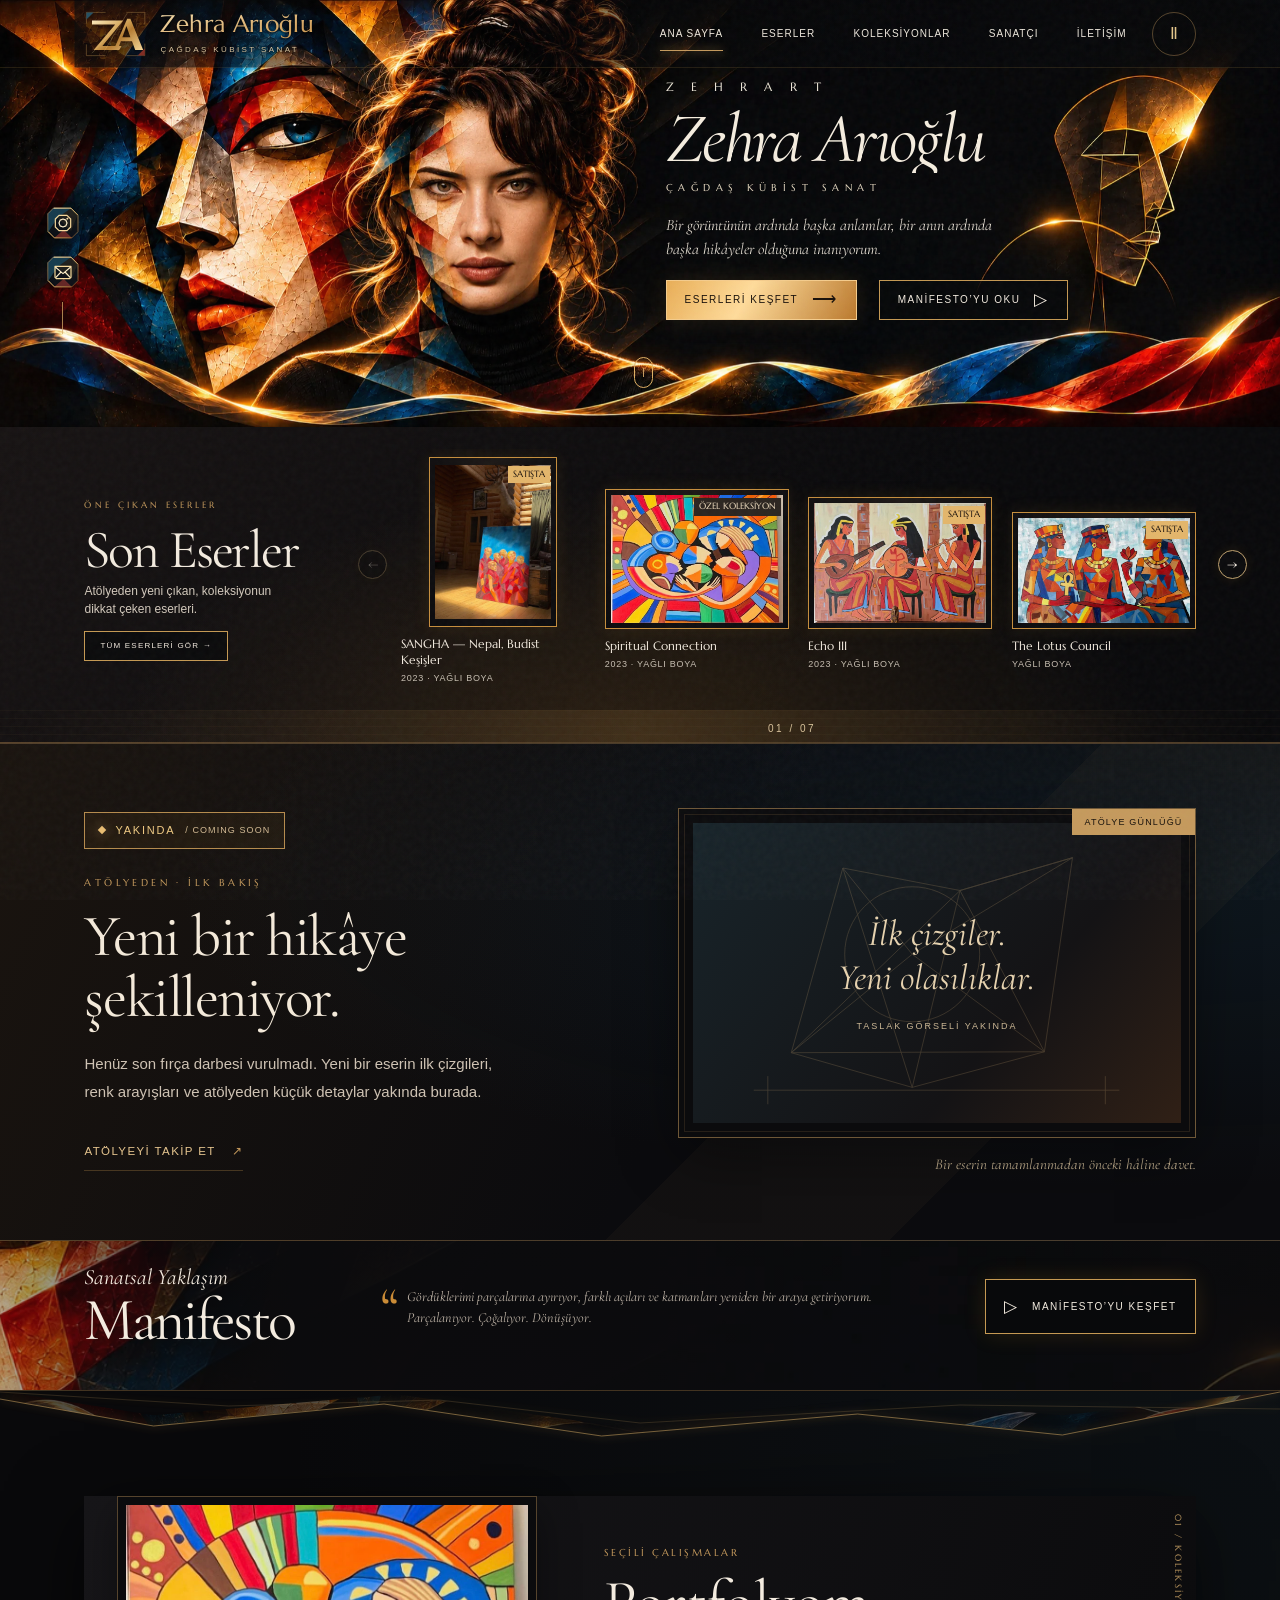
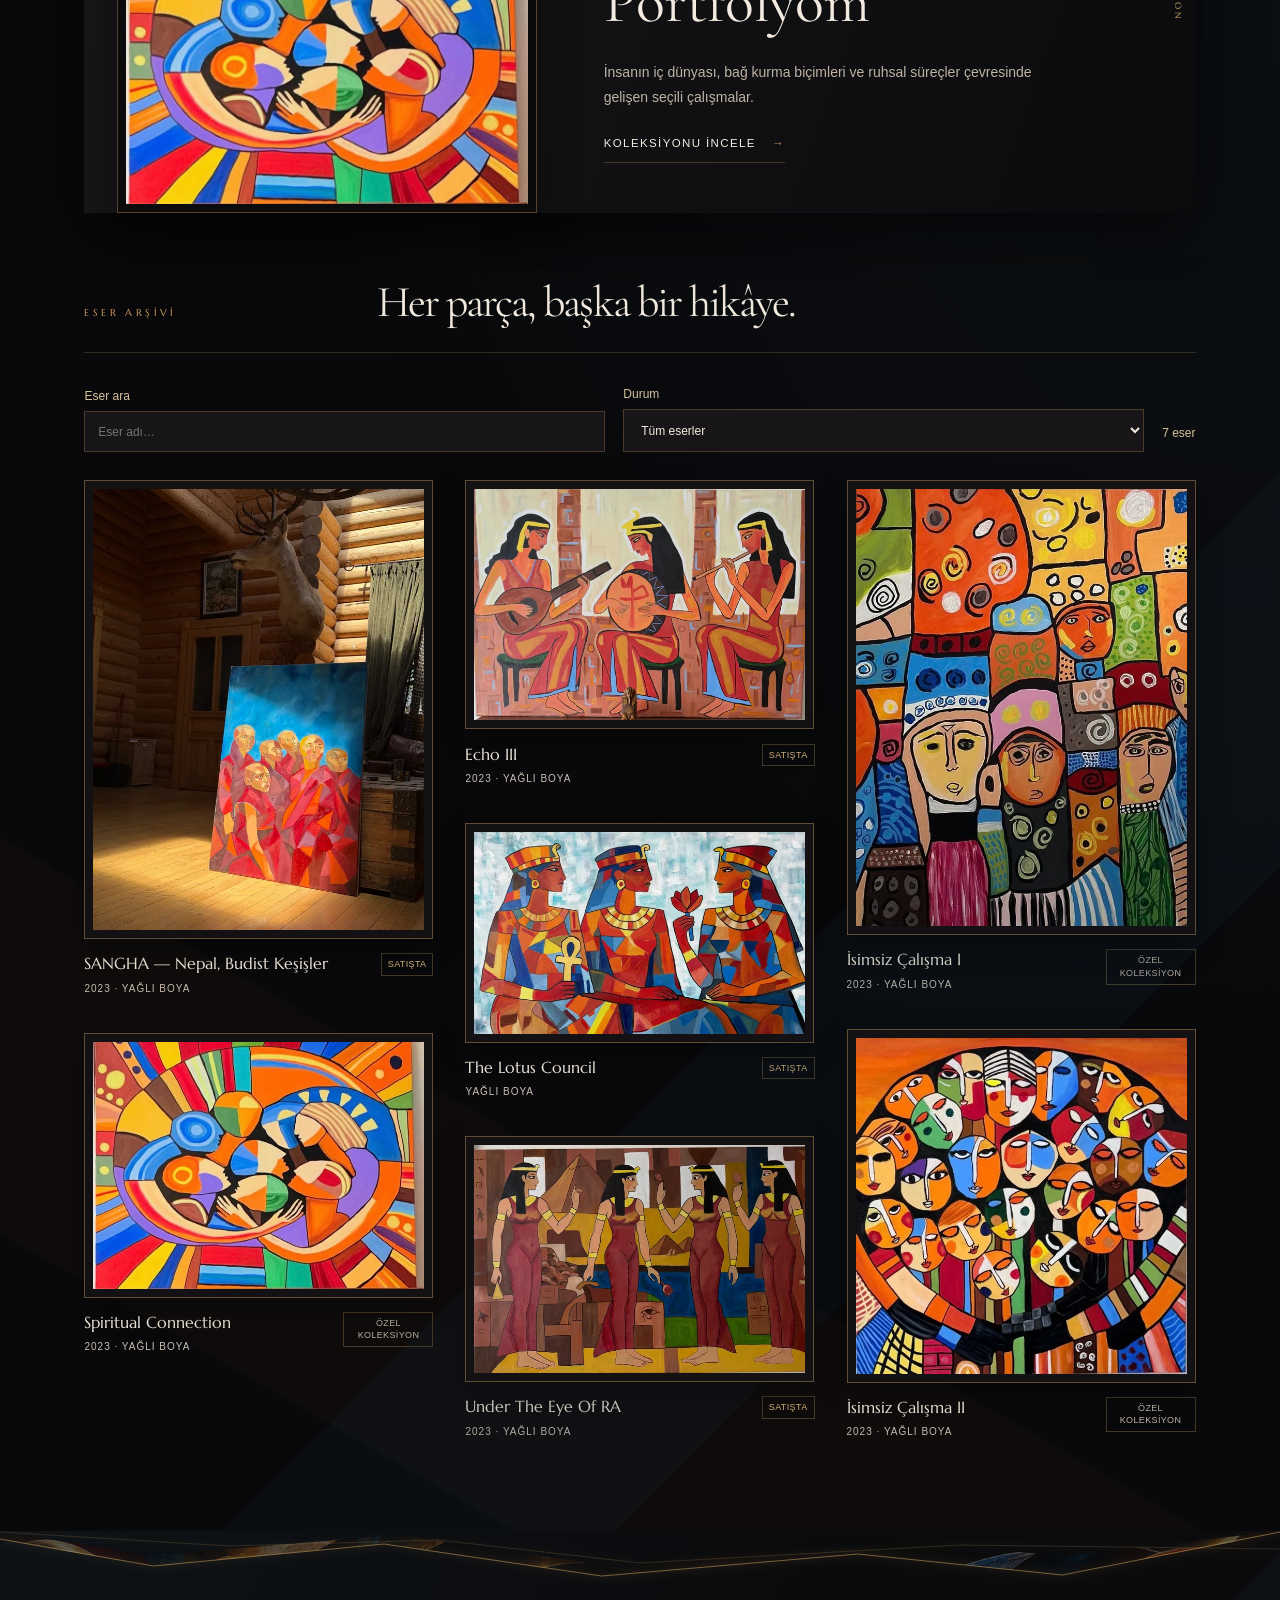
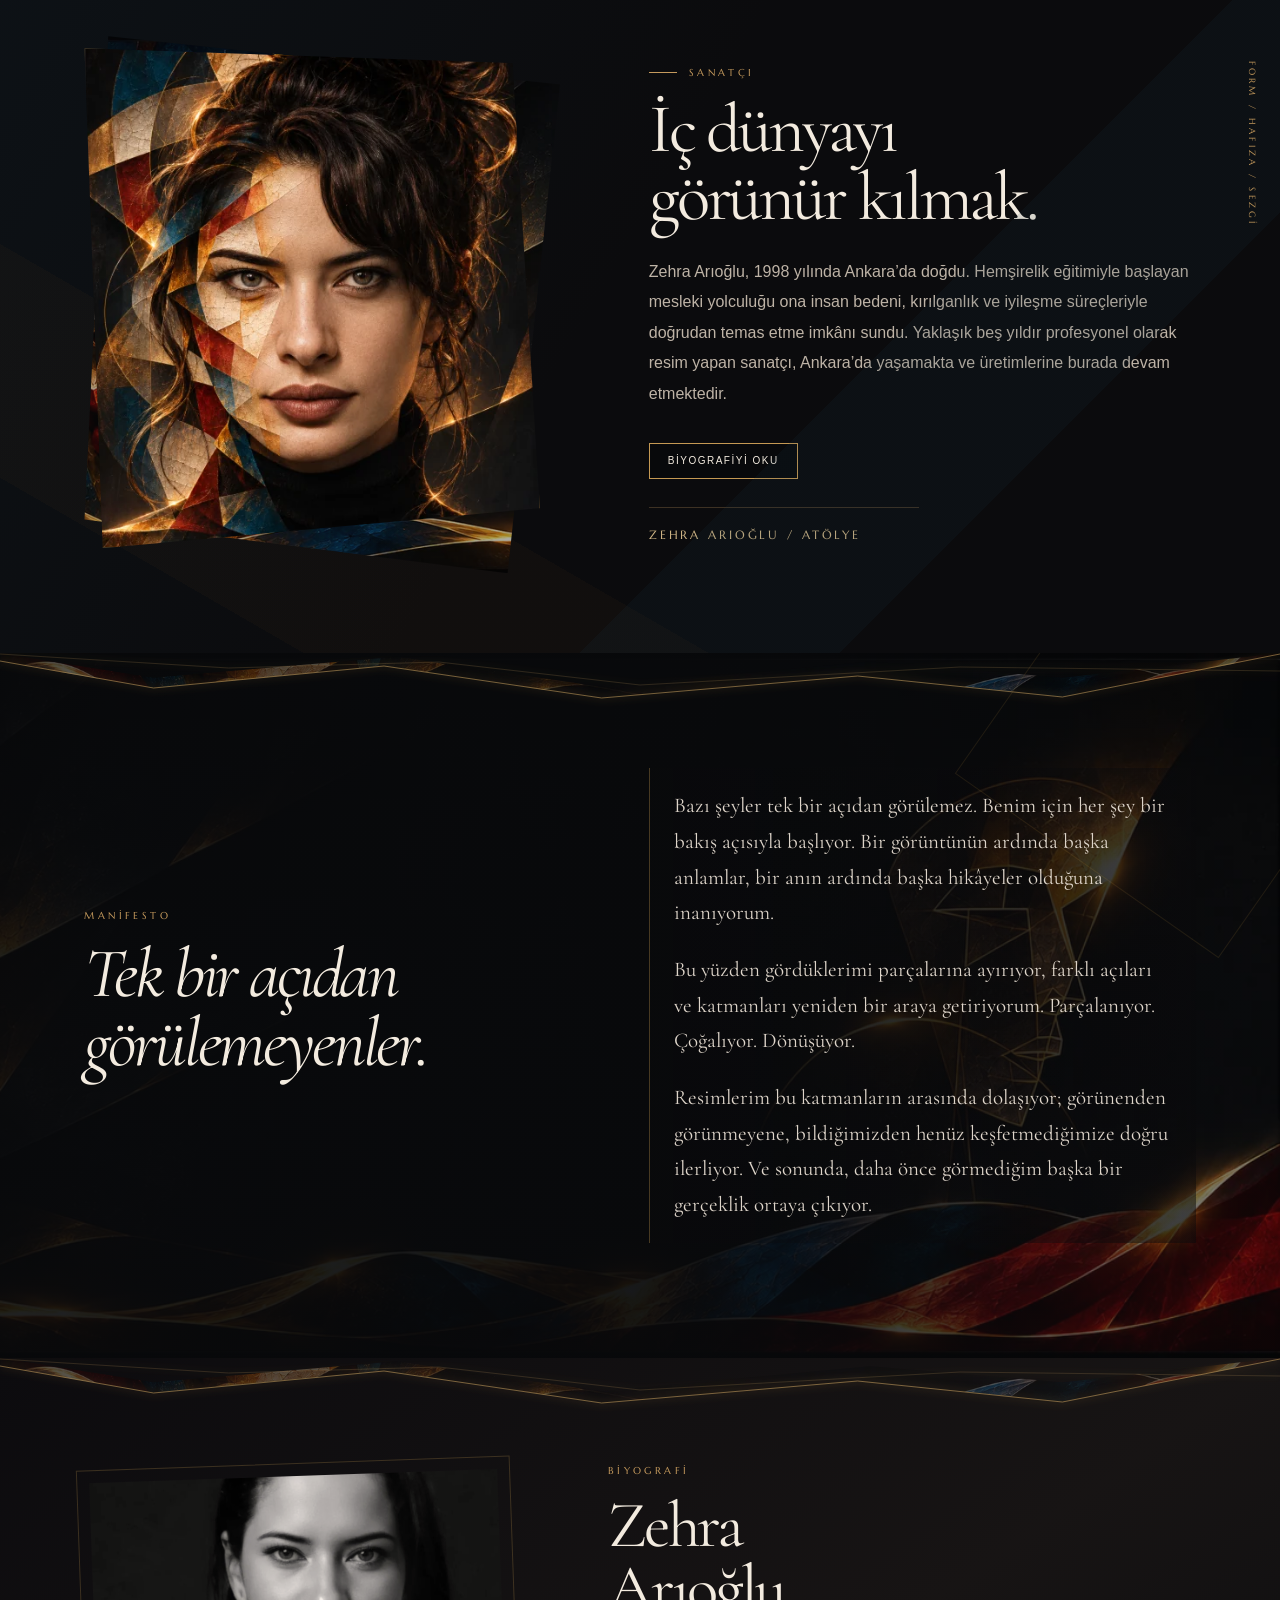
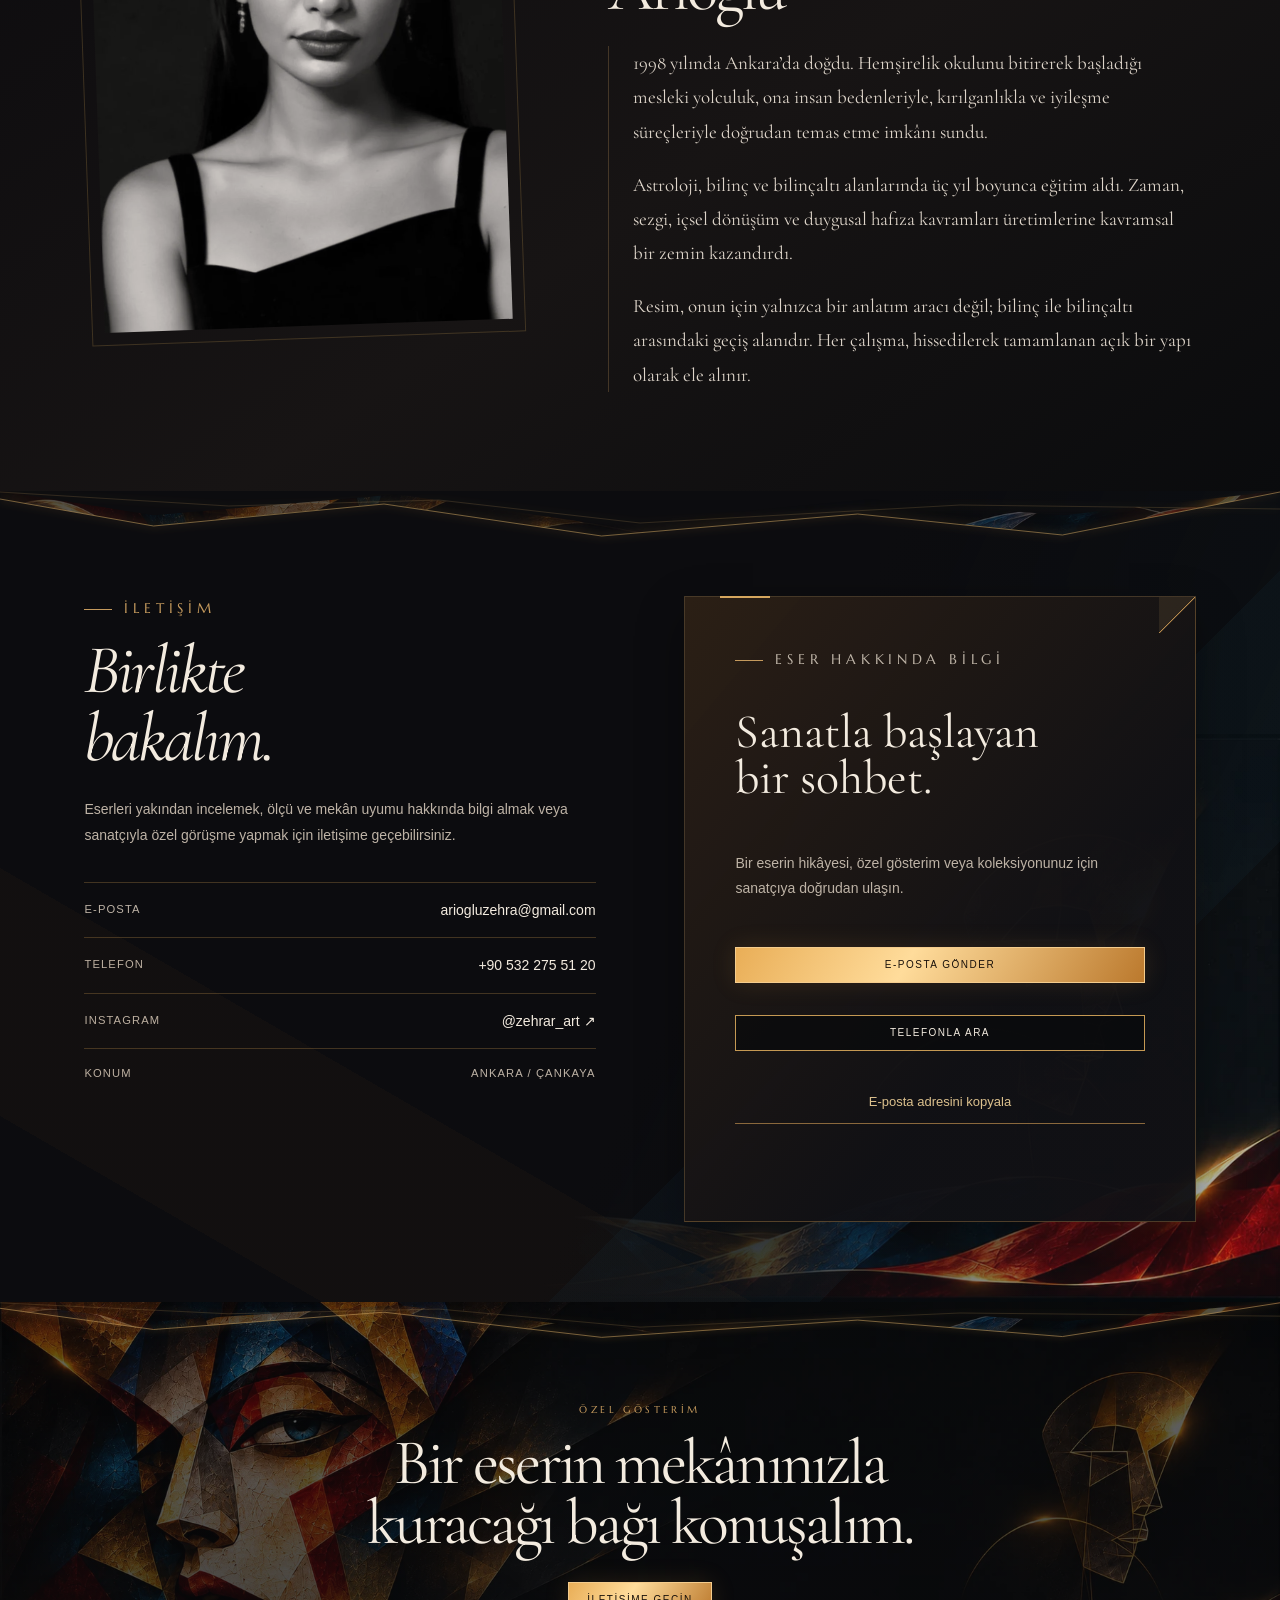
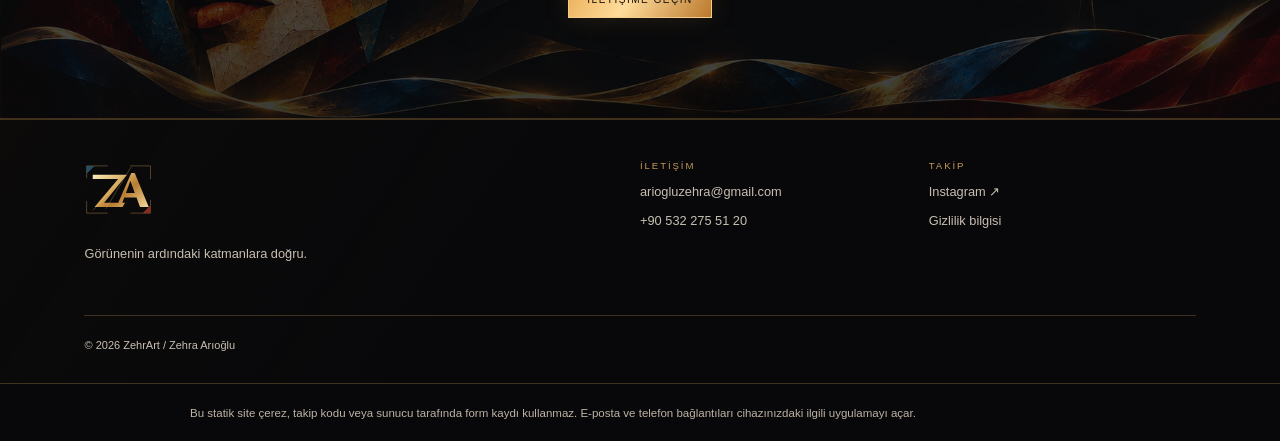
<file: index.html>
<!doctype html>
<html lang="tr" data-motion="on">
<head>
  <meta charset="utf-8">
  <meta name="viewport" content="width=device-width,initial-scale=1">
  <title>ZehrArt — Zehra Arıoğlu</title>
  <meta name="description" content="Zehra Arıoğlu’nun insanın iç dünyası, bağ kurma biçimleri ve ruhsal süreçler çevresinde gelişen çağdaş resim çalışmaları.">
  <meta name="theme-color" content="#0B0B0D">
  <meta property="og:title" content="ZehrArt — Zehra Arıoğlu">
  <meta property="og:description" content="Görünenin ardındaki katmanlara doğru.">
  <meta property="og:image" content="https://dogacandoganer.github.io/zehrart/assets/images/share.jpg">
  <link rel="stylesheet" href="assets/css/site.css">
  <link rel="preload" href="assets/fonts/cormorant.ttf" as="font" type="font/ttf" crossorigin>
  <link rel="icon" type="image/svg+xml" href="assets/images/zehrart-monogram.svg">
  <link rel="stylesheet" href="assets/css/reference-layout.css?v=5">
  <link rel="stylesheet" href="assets/css/cinematic.css?v=2">
  <link rel="stylesheet" href="assets/css/gallery-refinement.css?v=1">
  <link rel="stylesheet" href="assets/css/social-icons.css?v=2">
  <link rel="stylesheet" href="assets/css/finishing.css?v=1">
<link rel="canonical" href="https://dogacandoganer.github.io/zehrart/"><meta property="og:url" content="https://dogacandoganer.github.io/zehrart/"><meta property="og:type" content="website"><meta property="og:locale" content="tr_TR"><meta property="og:image:width" content="1200"><meta property="og:image:height" content="630"><meta name="twitter:card" content="summary_large_image"><meta name="twitter:title" content="ZehrArt — Zehra Arıoğlu"><meta name="twitter:image" content="https://dogacandoganer.github.io/zehrart/assets/images/share.jpg"><link rel="apple-touch-icon" href="assets/images/apple-touch-icon.png"><link rel="icon" sizes="32x32" type="image/png" href="assets/images/favicon-32.png"><script type="application/ld+json">{"@context":"https://schema.org","@graph":[{"@type":"Person","@id":"https://dogacandoganer.github.io/zehrart/#artist","name":"Zehra Arıoğlu","url":"https://dogacandoganer.github.io/zehrart/","sameAs":["https://www.instagram.com/zehrar_art"]},{"@type":"VisualArtwork","name":"SANGHA — Nepal, Budist Keşişler","artMedium":"Yağlı boya","image":"https://dogacandoganer.github.io/zehrart/assets/images/sangha.webp","creator":{"@id":"https://dogacandoganer.github.io/zehrart/#artist"},"dateCreated":"2023"},{"@type":"VisualArtwork","name":"Spiritual Connection","artMedium":"Yağlı boya","image":"https://dogacandoganer.github.io/zehrart/assets/images/spiritual-connection.webp","creator":{"@id":"https://dogacandoganer.github.io/zehrart/#artist"},"dateCreated":"2023"},{"@type":"VisualArtwork","name":"Echo III","artMedium":"Yağlı boya","image":"https://dogacandoganer.github.io/zehrart/assets/images/echo-iii.webp","creator":{"@id":"https://dogacandoganer.github.io/zehrart/#artist"},"dateCreated":"2023"},{"@type":"VisualArtwork","name":"The Lotus Council","artMedium":"Yağlı boya","image":"https://dogacandoganer.github.io/zehrart/assets/images/lotus-council.webp","creator":{"@id":"https://dogacandoganer.github.io/zehrart/#artist"}},{"@type":"VisualArtwork","name":"Under The Eye Of RA","artMedium":"Yağlı boya","image":"https://dogacandoganer.github.io/zehrart/assets/images/under-eye-of-ra.webp","creator":{"@id":"https://dogacandoganer.github.io/zehrart/#artist"},"dateCreated":"2023"},{"@type":"VisualArtwork","name":"İsimsiz Çalışma I","artMedium":"Yağlı boya","image":"https://dogacandoganer.github.io/zehrart/assets/images/untitled-50x70-a.webp","creator":{"@id":"https://dogacandoganer.github.io/zehrart/#artist"},"dateCreated":"2023"},{"@type":"VisualArtwork","name":"İsimsiz Çalışma II","artMedium":"Yağlı boya","image":"https://dogacandoganer.github.io/zehrart/assets/images/untitled-50x70-b.webp","creator":{"@id":"https://dogacandoganer.github.io/zehrart/#artist"},"dateCreated":"2023"}]}</script><noscript><style>.reveal{opacity:1!important;transform:none!important}</style></noscript></head>
<body>
<a class="skip-link" href="#icerik">İçeriğe geç</a>
<header class="site-header" data-header>
  <a class="brand" href="#ana-sayfa" aria-label="ZehrArt ana sayfa"><img class="brand-monogram" src="assets/images/zehrart-monogram.svg" alt="" width="64" height="58"><strong><b class="brand-name">Zehra Arıoğlu</b><small>ÇAĞDAŞ KÜBİST SANAT</small></strong></a>
  <button class="menu-toggle" type="button" aria-expanded="false" aria-controls="site-nav"><span></span><span></span><span></span><b>Menü</b></button>
  <nav id="site-nav" aria-label="Ana menü">
    <a href="#ana-sayfa" aria-current="page">Ana Sayfa</a><a href="#eserler">Eserler</a><a href="#koleksiyonlar">Koleksiyonlar</a><a href="#sanatci">Sanatçı</a><a href="#iletisim">İletişim</a>
  </nav>
  <button class="motion-toggle" type="button" data-motion-toggle aria-pressed="false">Hareketi duraklat</button>
</header>

<main id="icerik">
<section class="hero" id="ana-sayfa">
  <div class="hero-visual"><img class="hero-scene" src="assets/images/cubist-hero-natural-v4.webp" alt="Zehra Arıoğlu’nun portresi; altın, petrol mavisi ve kızıl kübist yüzlerle bütünleşen kompozisyon" fetchpriority="high" width="2172" height="724"></div>
  <div class="social-rail" aria-label="Sosyal bağlantılar"><a href="https://www.instagram.com/zehrar_art" target="_blank" rel="noopener" aria-label="Instagram"><img class="social-icon" src="assets/images/social-instagram-cubist.svg" alt="" width="48" height="48"><span class="social-label" aria-hidden="true">Instagram</span></a><a href="mailto:ariogluzehra@gmail.com" aria-label="E-posta"><img class="social-icon" src="assets/images/social-email-cubist.svg" alt="" width="48" height="48"><span class="social-label" aria-hidden="true">E-posta</span></a><i aria-hidden="true"></i></div>
  <div class="hero-copy">
    <p class="eyebrow">Z E H R A R T</p>
    <h1><span>Zehra</span><span>Arıoğlu</span></h1>
    <p class="hero-subtitle">Çağdaş Kübist Sanat</p>
    <div class="hero-axiom" aria-hidden="true"><b>01</b><span>BAKIŞ<br>AÇISI</span></div>
    <p class="hero-lead" data-cms-text="heroLead">Bir görüntünün ardında başka anlamlar, bir anın ardında başka hikâyeler olduğuna inanıyorum.</p>
    <div class="hero-actions"><a class="button gold" href="#eserler">Eserleri keşfet <span>⟶</span></a><a class="button outline" href="#manifesto-tam">Manifesto’yu oku <span>▷</span></a></div>
  </div>
  <svg class="wire-face" viewBox="0 0 220 310" aria-hidden="true"><path d="M62 15 161 34l33 68-19 99-54 83-57-44-35-103Z"/><path d="m62 15 31 65-44 53 64 19-49 88m29-160 68-46-16 82-32 36 62 49m-112-70 38 3 14-24m-6 97 39 5-26 26"/><circle cx="103" cy="121" r="4"/></svg>
  <a class="scroll-cue" href="#eserler">Kaydır <i></i></a>
</section>

<section id="eserler" class="featured section-shell">
  <div class="section-heading reveal">
    <div class="featured-intro"><p class="eyebrow">Öne çıkan eserler</p><h2>Son Eserler</h2><p>Atölyeden yeni çıkan, koleksiyonun dikkat çeken eserleri.</p><a class="button outline" href="#koleksiyon-eserleri">Tüm eserleri gör →</a><span class="section-ghost" aria-hidden="true">ESER / 07</span></div>
    <div class="gallery-controls"><button data-gallery-prev aria-label="Önceki eser">←</button><span data-gallery-count>01 / 07</span><button data-gallery-next aria-label="Sonraki eser">→</button></div>
  </div>
  <div class="art-track" data-gallery tabindex="0" aria-label="Eser galerisi">
<article class="art-card reveal" data-id="work-1" style="--art-ratio:0.75"><button class="art-frame static-art" data-art-open data-src="assets/images/sangha.webp" data-title="SANGHA — Nepal, Budist Keşişler" data-description="" data-meta="2023 · Yağlı boya · 70 × 100 cm · Satışta"><img src="assets/images/sangha-640.webp" srcset="assets/images/sangha-640.webp 640w, assets/images/sangha.webp 1200w" sizes="(max-width:620px) 88vw, (max-width:980px) 44vw, 360px" width="1200" height="1600" loading="lazy" decoding="async" alt="SANGHA — Nepal, Budist Keşişler"><span class="art-index">01</span></button><div class="art-meta"><div><h3>SANGHA — Nepal, Budist Keşişler</h3><p>2023 · Yağlı boya</p></div><span class="status status-available">Satışta</span></div></article>
<article class="art-card reveal" data-id="work-2" style="--art-ratio:1.3417721518987342"><button class="art-frame static-art" data-art-open data-src="assets/images/spiritual-connection.webp" data-title="Spiritual Connection" data-description="" data-meta="2023 · Yağlı boya · Özel Koleksiyon"><img src="assets/images/spiritual-connection-640.webp" srcset="assets/images/spiritual-connection-640.webp 640w, assets/images/spiritual-connection.webp 848w" sizes="(max-width:620px) 88vw, (max-width:980px) 44vw, 360px" width="848" height="632" loading="lazy" decoding="async" alt="Spiritual Connection"><span class="art-index">02</span></button><div class="art-meta"><div><h3>Spiritual Connection</h3><p>2023 · Yağlı boya</p></div><span class="status status-private">Özel Koleksiyon</span></div></article>
<article class="art-card reveal" data-id="work-3" style="--art-ratio:1.4311270125223614"><button class="art-frame static-art" data-art-open data-src="assets/images/echo-iii.webp" data-title="Echo III" data-description="" data-meta="2023 · Yağlı boya · Satışta"><img src="assets/images/echo-iii-640.webp" srcset="assets/images/echo-iii-640.webp 640w, assets/images/echo-iii.webp 1600w" sizes="(max-width:620px) 88vw, (max-width:980px) 44vw, 360px" width="1600" height="1118" loading="lazy" decoding="async" alt="Echo III"><span class="art-index">03</span></button><div class="art-meta"><div><h3>Echo III</h3><p>2023 · Yağlı boya</p></div><span class="status status-available">Satışta</span></div></article>
<article class="art-card reveal" data-id="work-4" style="--art-ratio:1.6427104722792607"><button class="art-frame static-art" data-art-open data-src="assets/images/lotus-council.webp" data-title="The Lotus Council" data-description="" data-meta="Yağlı boya · 60 × 100 cm · Satışta"><img src="assets/images/lotus-council-640.webp" srcset="assets/images/lotus-council-640.webp 640w, assets/images/lotus-council.webp 1600w" sizes="(max-width:620px) 88vw, (max-width:980px) 44vw, 360px" width="1600" height="974" loading="lazy" decoding="async" alt="The Lotus Council"><span class="art-index">04</span></button><div class="art-meta"><div><h3>The Lotus Council</h3><p>Yağlı boya</p></div><span class="status status-available">Satışta</span></div></article>
<article class="art-card reveal" data-id="work-5" style="--art-ratio:1.4558689717925386"><button class="art-frame static-art" data-art-open data-src="assets/images/under-eye-of-ra.webp" data-title="Under The Eye Of RA" data-description="" data-meta="2023 · Yağlı boya · 70 × 100 cm · Satışta"><img src="assets/images/under-eye-of-ra-640.webp" srcset="assets/images/under-eye-of-ra-640.webp 640w, assets/images/under-eye-of-ra.webp 1600w" sizes="(max-width:620px) 88vw, (max-width:980px) 44vw, 360px" width="1600" height="1099" loading="lazy" decoding="async" alt="Under The Eye Of RA"><span class="art-index">05</span></button><div class="art-meta"><div><h3>Under The Eye Of RA</h3><p>2023 · Yağlı boya</p></div><span class="status status-available">Satışta</span></div></article>
<article class="art-card reveal" data-id="work-6" style="--art-ratio:0.7569644572526417"><button class="art-frame static-art" data-art-open data-src="assets/images/untitled-50x70-a.webp" data-title="İsimsiz Çalışma I" data-description="" data-meta="2023 · Yağlı boya · 50 × 70 cm · Özel Koleksiyon"><img src="assets/images/untitled-50x70-a-640.webp" srcset="assets/images/untitled-50x70-a-640.webp 640w, assets/images/untitled-50x70-a.webp 788w" sizes="(max-width:620px) 88vw, (max-width:980px) 44vw, 360px" width="788" height="1041" loading="lazy" decoding="async" alt="İsimsiz Çalışma I"><span class="art-index">06</span></button><div class="art-meta"><div><h3>İsimsiz Çalışma I</h3><p>2023 · Yağlı boya</p></div><span class="status status-private">Özel Koleksiyon</span></div></article>
<article class="art-card reveal" data-id="work-7" style="--art-ratio:0.9859514687100894"><button class="art-frame static-art" data-art-open data-src="assets/images/untitled-50x70-b.webp" data-title="İsimsiz Çalışma II" data-description="" data-meta="2023 · Yağlı boya · 50 × 70 cm · Özel Koleksiyon"><img src="assets/images/untitled-50x70-b-640.webp" srcset="assets/images/untitled-50x70-b-640.webp 640w, assets/images/untitled-50x70-b.webp 772w" sizes="(max-width:620px) 88vw, (max-width:980px) 44vw, 360px" width="772" height="783" loading="lazy" decoding="async" alt="İsimsiz Çalışma II"><span class="art-index">07</span></button><div class="art-meta"><div><h3>İsimsiz Çalışma II</h3><p>2023 · Yağlı boya</p></div><span class="status status-private">Özel Koleksiyon</span></div></article>
</div>
</section>

<section class="upcoming section-shell" id="yakinda" aria-labelledby="upcoming-title">
  <div class="upcoming-copy reveal">
    <p class="upcoming-badge"><span aria-hidden="true"></span> YAKINDA <span class="upcoming-english">/ COMING SOON</span></p>
    <p class="eyebrow upcoming-eyebrow">Atölyeden · İlk bakış</p>
    <h2 id="upcoming-title">Yeni bir hikâye şekilleniyor.</h2>
    <p class="upcoming-note">Henüz son fırça darbesi vurulmadı. Yeni bir eserin ilk çizgileri, renk arayışları ve atölyeden küçük detaylar yakında burada.</p>
    <a class="text-link upcoming-link" href="https://www.instagram.com/zehrar_art" target="_blank" rel="noopener">Atölyeyi takip et <span aria-hidden="true">↗</span></a>
  </div>
  <figure class="upcoming-preview reveal">
    <div class="upcoming-mat">
      <img class="upcoming-image" alt="Yeni eserden taslak" loading="lazy" hidden>
      <div class="upcoming-placeholder"><svg viewBox="0 0 440 320" aria-hidden="true" fill="none"><path d="M65 245 120 48 245 72 365 37 335 244 194 282Z"/><path d="m120 48 74 234 51-210 90 172L65 245 245 72 365 37M65 245 194 140 335 244M120 48l74 92 171-103"/><circle cx="194" cy="140" r="72"/><path d="M25 285h390M40 300v-30m360 30v-30"/></svg><span>İlk çizgiler.<br>Yeni olasılıklar.</span><small>TASLAK GÖRSELİ YAKINDA</small></div>
      <span class="upcoming-stamp">ATÖLYE GÜNLÜĞÜ</span>
    </div>
    <figcaption class="upcoming-caption">Bir eserin tamamlanmadan önceki hâline davet.</figcaption>
  </figure>
</section>

<section class="manifesto-home" id="manifesto">
  <div class="manifesto-mark reveal" aria-hidden="true">M</div>
  <div class="manifesto-ribbon" aria-hidden="true">PARÇA&nbsp;&nbsp;·&nbsp;&nbsp;AÇI&nbsp;&nbsp;·&nbsp;&nbsp;HAFIZA&nbsp;&nbsp;·&nbsp;&nbsp;DÖNÜŞÜM</div>
  <div class="manifesto-copy reveal"><div class="manifesto-title"><p>Sanatsal Yaklaşım</p><h2>Manifesto</h2></div><p class="manifesto-excerpt" data-cms-text="manifesto">Gördüklerimi parçalarına ayırıyor, farklı açıları ve katmanları yeniden bir araya getiriyorum. Parçalanıyor. Çoğalıyor. Dönüşüyor.</p><a class="button outline" href="#manifesto-tam"><span>▷</span> Manifesto’yu keşfet</a></div>
</section>

<section class="collection-preview section-shell" id="koleksiyonlar">
  <div class="collection-panel reveal"><img src="assets/images/spiritual-connection.webp" alt="Portfolyom koleksiyonundan Spiritual Connection" loading="lazy" width="848" height="632"><span><small>Seçili çalışmalar</small><strong>Portfolyom</strong><p>İnsanın iç dünyası, bağ kurma biçimleri ve ruhsal süreçler çevresinde gelişen seçili çalışmalar.</p><a class="text-link" href="#koleksiyon-eserleri">Koleksiyonu incele <span>→</span></a></span></div>
  <div class="portfolio-heading" id="koleksiyon-eserleri"><p class="eyebrow">Eser arşivi</p><h2>Her parça, başka bir hikâye.</h2></div>
  <div class="portfolio-grid" data-portfolio aria-label="Tüm eserler"><article class="art-card reveal" data-id="work-1" style="--art-ratio:0.75"><button class="art-frame static-art" data-art-open data-src="assets/images/sangha.webp" data-title="SANGHA — Nepal, Budist Keşişler" data-description="" data-meta="2023 · Yağlı boya · 70 × 100 cm · Satışta"><img src="assets/images/sangha-640.webp" srcset="assets/images/sangha-640.webp 640w, assets/images/sangha.webp 1200w" sizes="(max-width:620px) 88vw, (max-width:980px) 44vw, 360px" width="1200" height="1600" loading="lazy" decoding="async" alt="SANGHA — Nepal, Budist Keşişler"><span class="art-index">01</span></button><div class="art-meta"><div><h3>SANGHA — Nepal, Budist Keşişler</h3><p>2023 · Yağlı boya</p></div><span class="status status-available">Satışta</span></div></article>
<article class="art-card reveal" data-id="work-2" style="--art-ratio:1.3417721518987342"><button class="art-frame static-art" data-art-open data-src="assets/images/spiritual-connection.webp" data-title="Spiritual Connection" data-description="" data-meta="2023 · Yağlı boya · Özel Koleksiyon"><img src="assets/images/spiritual-connection-640.webp" srcset="assets/images/spiritual-connection-640.webp 640w, assets/images/spiritual-connection.webp 848w" sizes="(max-width:620px) 88vw, (max-width:980px) 44vw, 360px" width="848" height="632" loading="lazy" decoding="async" alt="Spiritual Connection"><span class="art-index">02</span></button><div class="art-meta"><div><h3>Spiritual Connection</h3><p>2023 · Yağlı boya</p></div><span class="status status-private">Özel Koleksiyon</span></div></article>
<article class="art-card reveal" data-id="work-3" style="--art-ratio:1.4311270125223614"><button class="art-frame static-art" data-art-open data-src="assets/images/echo-iii.webp" data-title="Echo III" data-description="" data-meta="2023 · Yağlı boya · Satışta"><img src="assets/images/echo-iii-640.webp" srcset="assets/images/echo-iii-640.webp 640w, assets/images/echo-iii.webp 1600w" sizes="(max-width:620px) 88vw, (max-width:980px) 44vw, 360px" width="1600" height="1118" loading="lazy" decoding="async" alt="Echo III"><span class="art-index">03</span></button><div class="art-meta"><div><h3>Echo III</h3><p>2023 · Yağlı boya</p></div><span class="status status-available">Satışta</span></div></article>
<article class="art-card reveal" data-id="work-4" style="--art-ratio:1.6427104722792607"><button class="art-frame static-art" data-art-open data-src="assets/images/lotus-council.webp" data-title="The Lotus Council" data-description="" data-meta="Yağlı boya · 60 × 100 cm · Satışta"><img src="assets/images/lotus-council-640.webp" srcset="assets/images/lotus-council-640.webp 640w, assets/images/lotus-council.webp 1600w" sizes="(max-width:620px) 88vw, (max-width:980px) 44vw, 360px" width="1600" height="974" loading="lazy" decoding="async" alt="The Lotus Council"><span class="art-index">04</span></button><div class="art-meta"><div><h3>The Lotus Council</h3><p>Yağlı boya</p></div><span class="status status-available">Satışta</span></div></article>
<article class="art-card reveal" data-id="work-5" style="--art-ratio:1.4558689717925386"><button class="art-frame static-art" data-art-open data-src="assets/images/under-eye-of-ra.webp" data-title="Under The Eye Of RA" data-description="" data-meta="2023 · Yağlı boya · 70 × 100 cm · Satışta"><img src="assets/images/under-eye-of-ra-640.webp" srcset="assets/images/under-eye-of-ra-640.webp 640w, assets/images/under-eye-of-ra.webp 1600w" sizes="(max-width:620px) 88vw, (max-width:980px) 44vw, 360px" width="1600" height="1099" loading="lazy" decoding="async" alt="Under The Eye Of RA"><span class="art-index">05</span></button><div class="art-meta"><div><h3>Under The Eye Of RA</h3><p>2023 · Yağlı boya</p></div><span class="status status-available">Satışta</span></div></article>
<article class="art-card reveal" data-id="work-6" style="--art-ratio:0.7569644572526417"><button class="art-frame static-art" data-art-open data-src="assets/images/untitled-50x70-a.webp" data-title="İsimsiz Çalışma I" data-description="" data-meta="2023 · Yağlı boya · 50 × 70 cm · Özel Koleksiyon"><img src="assets/images/untitled-50x70-a-640.webp" srcset="assets/images/untitled-50x70-a-640.webp 640w, assets/images/untitled-50x70-a.webp 788w" sizes="(max-width:620px) 88vw, (max-width:980px) 44vw, 360px" width="788" height="1041" loading="lazy" decoding="async" alt="İsimsiz Çalışma I"><span class="art-index">06</span></button><div class="art-meta"><div><h3>İsimsiz Çalışma I</h3><p>2023 · Yağlı boya</p></div><span class="status status-private">Özel Koleksiyon</span></div></article>
<article class="art-card reveal" data-id="work-7" style="--art-ratio:0.9859514687100894"><button class="art-frame static-art" data-art-open data-src="assets/images/untitled-50x70-b.webp" data-title="İsimsiz Çalışma II" data-description="" data-meta="2023 · Yağlı boya · 50 × 70 cm · Özel Koleksiyon"><img src="assets/images/untitled-50x70-b-640.webp" srcset="assets/images/untitled-50x70-b-640.webp 640w, assets/images/untitled-50x70-b.webp 772w" sizes="(max-width:620px) 88vw, (max-width:980px) 44vw, 360px" width="772" height="783" loading="lazy" decoding="async" alt="İsimsiz Çalışma II"><span class="art-index">07</span></button><div class="art-meta"><div><h3>İsimsiz Çalışma II</h3><p>2023 · Yağlı boya</p></div><span class="status status-private">Özel Koleksiyon</span></div></article></div>
</section>

<section class="artist-intro section-shell" id="sanatci">
  <div class="artist-photo reveal"><img src="assets/images/artist-approved.webp" alt="Zehra Arıoğlu’nun kübist portresi" loading="lazy" width="522" height="654"></div>
  <div class="artist-copy reveal"><p class="eyebrow">Sanatçı</p><h2>İç dünyayı<br>görünür kılmak.</h2><p data-cms-text="biography">Zehra Arıoğlu, 1998 yılında Ankara’da doğdu. Hemşirelik eğitimiyle başlayan mesleki yolculuğu ona insan bedeni, kırılganlık ve iyileşme süreçleriyle doğrudan temas etme imkânı sundu. Yaklaşık beş yıldır profesyonel olarak resim yapan sanatçı, Ankara’da yaşamakta ve üretimlerine burada devam etmektedir.</p><a class="button outline" href="#biyografi">Biyografiyi oku</a></div>
</section>

<section class="manifesto-full section-shell" id="manifesto-tam">
  <div><p class="eyebrow">Manifesto</p><h2>Tek bir açıdan<br>görülemeyenler.</h2></div>
  <div class="rich-text"><p>Bazı şeyler tek bir açıdan görülemez. Benim için her şey bir bakış açısıyla başlıyor. Bir görüntünün ardında başka anlamlar, bir anın ardında başka hikâyeler olduğuna inanıyorum.</p><p>Bu yüzden gördüklerimi parçalarına ayırıyor, farklı açıları ve katmanları yeniden bir araya getiriyorum. Parçalanıyor. Çoğalıyor. Dönüşüyor.</p><p>Resimlerim bu katmanların arasında dolaşıyor; görünenden görünmeyene, bildiğimizden henüz keşfetmediğimize doğru ilerliyor. Ve sonunda, daha önce görmediğim başka bir gerçeklik ortaya çıkıyor.</p></div>
</section>

<section class="artist-page section-shell" id="biyografi">
  <div class="artist-page-image reveal"><img src="assets/images/artist-candidate-a.webp" alt="Zehra Arıoğlu portresi" width="900" height="1599" loading="lazy" decoding="async"></div>
  <div class="artist-page-copy reveal"><p class="eyebrow">Biyografi</p><h2>Zehra<br>Arıoğlu</h2><div class="rich-text"><p>1998 yılında Ankara’da doğdu. Hemşirelik okulunu bitirerek başladığı mesleki yolculuk, ona insan bedenleriyle, kırılganlıkla ve iyileşme süreçleriyle doğrudan temas etme imkânı sundu.</p><p>Astroloji, bilinç ve bilinçaltı alanlarında üç yıl boyunca eğitim aldı. Zaman, sezgi, içsel dönüşüm ve duygusal hafıza kavramları üretimlerine kavramsal bir zemin kazandırdı.</p><p>Resim, onun için yalnızca bir anlatım aracı değil; bilinç ile bilinçaltı arasındaki geçiş alanıdır. Her çalışma, hissedilerek tamamlanan açık bir yapı olarak ele alınır.</p></div></div>
</section>

<section class="contact-page section-shell" id="iletisim">
  <div><p class="eyebrow">İletişim</p><h2>Birlikte<br>bakalım.</h2><p>Eserleri yakından incelemek, ölçü ve mekân uyumu hakkında bilgi almak veya sanatçıyla özel görüşme yapmak için iletişime geçebilirsiniz.</p>
    <ul class="contact-list"><li><span>E-posta</span><a data-cms-email href="mailto:ariogluzehra@gmail.com">ariogluzehra@gmail.com</a></li><li><span>Telefon</span><a data-cms-phone href="tel:+905322755120">+90 532 275 51 20</a></li><li><span>Instagram</span><a data-cms-instagram href="https://www.instagram.com/zehrar_art" target="_blank" rel="noopener">@zehrar_art ↗</a></li><li><span>Konum</span><span data-cms-text="location">Ankara / Çankaya</span></li></ul>
  </div>
  <div class="contact-form static-contact">
    <p class="eyebrow">Eser hakkında bilgi</p><h3>Sanatla başlayan<br>bir sohbet.</h3><p>Bir eserin hikâyesi, özel gösterim veya koleksiyonunuz için sanatçıya doğrudan ulaşın.</p><a class="button gold" href="mailto:ariogluzehra@gmail.com?subject=ZehrArt%20eser%20bilgi%20talebi&body=Merhaba%20Zehra%20Hanım%2C%0A%0ABir%20eseriniz%20hakkında%20bilgi%20almak%20istiyorum.%0A">E-posta gönder</a><a class="button outline" href="tel:+905322755120">Telefonla ara</a>
  </div>
</section>

<section class="inquiry-band"><p class="eyebrow">Özel gösterim</p><h2>Bir eserin mekânınızla<br>kuracağı bağı konuşalım.</h2><a class="button gold" href="mailto:ariogluzehra@gmail.com?subject=Özel%20gösterim%20talebi">İletişime geçin</a></section>
</main>

<footer class="site-footer"><div><a class="footer-mark" href="#ana-sayfa">ZA</a><p>Görünenin ardındaki katmanlara doğru.</p></div><div><span>İletişim</span><a href="mailto:ariogluzehra@gmail.com">ariogluzehra@gmail.com</a><a href="tel:+905322755120">+90 532 275 51 20</a></div><div><span>Takip</span><a href="https://www.instagram.com/zehrar_art" target="_blank" rel="noopener">Instagram ↗</a><a href="#gizlilik">Gizlilik bilgisi</a></div><p class="copyright">© <span data-year></span> ZehrArt / Zehra Arıoğlu</p></footer>

<section id="gizlilik" class="static-privacy" aria-label="Gizlilik bilgisi"><p>Bu statik site çerez, takip kodu veya sunucu tarafında form kaydı kullanmaz. E-posta ve telefon bağlantıları cihazınızdaki ilgili uygulamayı açar.</p></section>

<dialog class="lightbox static-lightbox" data-lightbox aria-label="Eseri yakından inceleyin">
  <button data-lightbox-close aria-label="Kapat">×</button><img alt=""><div><span class="eyebrow">Yakından bakış</span><h3></h3><p></p><a class="button gold" href="mailto:ariogluzehra@gmail.com?subject=ZehrArt%20eser%20bilgi%20talebi">Bilgi alın</a><div class="lightbox-navigation"><button type="button" data-art-prev aria-label="Önceki eseri incele">←</button><span data-art-position></span><button type="button" data-art-next aria-label="Sonraki eseri incele">→</button></div><small>Yön tuşlarıyla keşfedin · Esc ile kapatın</small></div>
</dialog>
<script src="assets/js/site.js"></script>
<script src="assets/js/cinematic.js"></script>
<script src="assets/js/finishing.js"></script>
</body>
</html>
</file>
<file: assets/css/site.css>
:root{--ink:#0b0b0d;--surface:#171517;--ivory:#f3ebdf;--muted:#beb3a6;--gold:#c59a5d;--petrol:#163f55;--garnet:#7e2929;--line:rgba(243,235,223,.16);--serif:Georgia,"Times New Roman",serif;--sans:Arial,"Helvetica Neue",sans-serif;--pad:clamp(1.25rem,4vw,5.5rem);--ease:cubic-bezier(.2,.75,.2,1)}
*{box-sizing:border-box}html{scroll-behavior:smooth;background:var(--ink);color:var(--ivory)}body{margin:0;font-family:var(--sans);background:var(--ink);color:var(--ivory);line-height:1.6;overflow-x:hidden}img{display:block;max-width:100%;height:auto}a{color:inherit;text-decoration:none}button,input,select,textarea{font:inherit}.skip-link{position:fixed;z-index:100;left:1rem;top:-6rem;background:var(--ivory);color:var(--ink);padding:.75rem 1rem}.skip-link:focus{top:1rem}.site-header{height:76px;position:fixed;inset:0 0 auto;z-index:50;display:flex;align-items:center;justify-content:space-between;padding:0 var(--pad);border-bottom:1px solid transparent;transition:.35s;background:linear-gradient(180deg,rgba(11,11,13,.5),transparent)}.site-header.scrolled,.menu-open .site-header{background:rgba(11,11,13,.96);border-color:var(--line);backdrop-filter:blur(14px)}.brand{display:flex;align-items:center;gap:.75rem;z-index:2}.brand span,.footer-mark{font:700 1.6rem var(--serif);letter-spacing:-.12em;color:var(--gold)}.brand small{font-size:.63rem;letter-spacing:.3em}.site-header nav{display:flex;align-items:center;gap:clamp(1rem,2.3vw,2.75rem)}.site-header nav a{font-size:.68rem;letter-spacing:.15em;text-transform:uppercase;color:var(--muted);position:relative}.site-header nav a:after{content:"";position:absolute;left:0;right:100%;bottom:-.45rem;border-bottom:1px solid var(--gold);transition:.3s}.site-header nav a:hover,.site-header nav a:focus-visible,.site-header nav a[aria-current]{color:var(--ivory)}.site-header nav a:hover:after,.site-header nav a:focus-visible:after,.site-header nav a[aria-current]:after{right:0}.motion-toggle{background:none;border:0;color:var(--muted);font-size:.62rem;letter-spacing:.1em;text-transform:uppercase;cursor:pointer}.menu-toggle{display:none;background:none;border:0;color:var(--ivory)}:focus-visible{outline:2px solid var(--gold);outline-offset:5px}.section-shell{padding-left:var(--pad);padding-right:var(--pad);max-width:1600px;margin-inline:auto}.eyebrow{font-size:.65rem;text-transform:uppercase;letter-spacing:.28em;color:var(--gold);margin:0 0 1rem}.button{display:inline-flex;justify-content:center;align-items:center;min-height:48px;padding:.8rem 1.35rem;border:1px solid var(--gold);font-size:.7rem;text-transform:uppercase;letter-spacing:.16em;cursor:pointer}.button.gold{background:var(--gold);color:var(--ink)}.button.gold:hover{background:var(--ivory);border-color:var(--ivory)}.button.outline{background:transparent}.text-link{display:inline-flex;gap:1rem;align-items:center;border-bottom:1px solid var(--line);padding:.6rem 0;font-size:.72rem;letter-spacing:.12em;text-transform:uppercase}.text-link span{color:var(--gold)}h1,h2,h3,blockquote{font-family:var(--serif);font-weight:400;line-height:.94}h1,h2{letter-spacing:-.045em}.hero{min-height:92svh;display:grid;grid-template-columns:55% 45%;position:relative;overflow:hidden;background:radial-gradient(circle at 20% 45%,#272226 0,transparent 44%),var(--ink)}.hero:after{content:"";position:absolute;left:0;right:0;bottom:-1px;height:7vw;background:var(--surface);clip-path:polygon(0 85%,20% 30%,43% 66%,67% 10%,100% 58%,100% 100%,0 100%)}.hero-visual{position:relative;min-height:700px;transform-style:preserve-3d}.hero-portrait{position:absolute;left:15%;bottom:3%;height:86%;width:auto;max-width:58%;filter:contrast(1.05);clip-path:polygon(8% 0,100% 0,90% 90%,57% 100%,0 84%)}.hero-art{position:absolute;left:54%;bottom:23%;width:34%;border:1px solid rgba(197,154,93,.6);box-shadow:0 25px 90px #000;transform:rotate(2deg)}.facet{position:absolute;opacity:.48}.facet-a{inset:12% auto auto 5%;width:38%;height:26%;background:var(--petrol);clip-path:polygon(0 38%,100% 0,62% 100%,10% 78%)}.facet-b{right:5%;bottom:7%;width:39%;height:32%;background:var(--garnet);clip-path:polygon(24% 0,100% 27%,72% 100%,0 70%)}.linework{position:absolute;inset:8% 0 auto 4%;width:88%;height:82%;fill:none;stroke:var(--gold);stroke-width:1;opacity:.6;pointer-events:none}.linework path{stroke-dasharray:1400;stroke-dashoffset:1400}.motion-ready .linework path{animation:draw 1.6s var(--ease) forwards}.motion-ready .linework path+path{animation-delay:.2s}.hero-copy{position:relative;z-index:2;align-self:center;padding:6rem var(--pad) 9rem 2rem}.hero h1{font-size:clamp(4.3rem,8.3vw,9.7rem);margin:.4rem 0 1.5rem;line-height:.74}.hero h1 span{display:block}.hero h1 span:last-child{color:transparent;-webkit-text-stroke:1px var(--ivory);padding-left:clamp(2rem,5vw,6rem)}.hero-lead{max-width:32rem;color:var(--muted);font-family:var(--serif);font-size:clamp(1rem,1.4vw,1.35rem)}.hero-actions{display:flex;gap:2rem;align-items:center;margin-top:2.2rem}.scroll-cue{position:absolute;z-index:3;bottom:2.4rem;right:var(--pad);display:flex;gap:1rem;align-items:center;font-size:.6rem;text-transform:uppercase;letter-spacing:.2em;color:var(--muted)}.scroll-cue i{height:50px;border-left:1px solid var(--gold)}.featured{background:var(--surface);padding-top:clamp(8rem,13vw,14rem);padding-bottom:9rem}.section-heading{display:grid;grid-template-columns:1fr auto;align-items:end;margin-bottom:4rem}.section-heading h2{font-size:clamp(3rem,6vw,7.4rem);margin:0}.gallery-controls{grid-column:2;grid-row:1/3;align-self:end;display:flex;align-items:center;gap:1rem}.gallery-controls button{width:44px;height:44px;background:transparent;border:1px solid var(--line);color:var(--ivory);cursor:pointer}.gallery-controls span{font-size:.66rem;letter-spacing:.1em;color:var(--muted)}.art-track{display:grid;grid-auto-flow:column;grid-auto-columns:min(38vw,440px);gap:clamp(1rem,3vw,3rem);overflow-x:auto;scroll-snap-type:x mandatory;scrollbar-width:none;padding-bottom:2rem}.art-track::-webkit-scrollbar{display:none}.art-card{scroll-snap-align:start}.art-frame{display:block;position:relative;height:clamp(420px,59vw,650px);padding:clamp(1rem,2vw,2rem);border:1px solid var(--line);background:#0e0d0f}.art-frame:after{content:"";position:absolute;left:8%;right:8%;bottom:-22px;height:34px;background:linear-gradient(rgba(255,255,255,.1),transparent);filter:blur(12px);opacity:.4}.art-frame img{width:100%;height:100%;object-fit:contain;transition:.65s var(--ease)}.art-frame:hover img,.art-frame:focus-visible img{transform:scale(1.025)}.art-index{position:absolute;top:.4rem;right:.65rem;font:italic 1rem var(--serif);color:var(--gold)}.art-meta{display:flex;justify-content:space-between;gap:1rem;align-items:flex-start;margin-top:1.3rem}.art-meta h3{font-size:1.35rem;margin:0 0 .3rem}.art-meta p{margin:0;color:var(--muted);font-size:.7rem;text-transform:uppercase;letter-spacing:.1em}.status{white-space:nowrap;font-size:.56rem;text-transform:uppercase;letter-spacing:.13em;padding:.35rem .55rem;border:1px solid var(--line)}.status-available{color:#d9b97e}.status-reserved{color:#a9c6d6}.status-sold,.status-private{color:var(--muted)}.manifesto-home{min-height:790px;display:grid;grid-template-columns:45% 55%;align-items:center;position:relative;overflow:hidden;background:linear-gradient(120deg,var(--petrol),#102832 46%,var(--ink) 46%);padding:8rem var(--pad)}.manifesto-mark{font:clamp(24rem,48vw,48rem)/.8 var(--serif);color:rgba(243,235,223,.035);position:absolute;left:-2rem;bottom:-4rem}.manifesto-copy{grid-column:2;max-width:710px;position:relative}.manifesto-copy blockquote{font-size:clamp(3rem,6vw,7rem);margin:0 0 2rem}.manifesto-copy>p:not(.eyebrow){color:var(--muted);max-width:35rem}.collection-preview{padding-top:9rem;padding-bottom:9rem}.collection-panel{min-height:580px;display:grid;grid-template-columns:58% 42%;background:var(--surface);border:1px solid var(--line);overflow:hidden}.collection-panel img{width:100%;height:100%;object-fit:cover}.collection-panel>span{padding:clamp(2rem,6vw,6rem);display:flex;flex-direction:column;justify-content:center}.collection-panel small{color:var(--gold);text-transform:uppercase;letter-spacing:.2em}.collection-panel strong{font:clamp(3rem,6vw,7rem)/.92 var(--serif);margin:1rem 0}.collection-panel p{color:var(--muted)}.collection-panel em{font-style:normal;font-size:.7rem;text-transform:uppercase;letter-spacing:.15em;margin-top:2rem}.artist-intro{display:grid;grid-template-columns:45% 55%;align-items:center;padding-top:7rem;padding-bottom:9rem;background:linear-gradient(90deg,var(--surface) 0 30%,transparent 30%)}.artist-photo{padding:0 2vw}.artist-photo img{height:680px;width:100%;object-fit:cover;filter:grayscale(1)}.artist-copy{padding:4rem clamp(2rem,6vw,8rem)}.artist-copy h2{font-size:clamp(3rem,5.5vw,7rem);margin:.5rem 0 2rem}.artist-copy>p:not(.eyebrow){color:var(--muted);max-width:43rem}.inquiry-band{text-align:center;padding:clamp(7rem,12vw,13rem) var(--pad);background:linear-gradient(rgba(11,11,13,.63),rgba(11,11,13,.91)),url("../images/echo-iii.webp") center/cover}.inquiry-band h2{font-size:clamp(3rem,6vw,7.4rem);margin:1rem auto 3rem}.page-hero{padding-top:clamp(10rem,16vw,16rem);padding-bottom:6rem;border-bottom:1px solid var(--line)}.page-hero h1,.contact-page h1,.text-page h1{font-size:clamp(5rem,13vw,13rem);margin:.2rem 0}.page-hero>p:last-child{color:var(--muted);max-width:42rem}.filters{display:grid;grid-template-columns:2fr repeat(3,1fr) auto;gap:1rem;padding-top:2rem;padding-bottom:2rem;border-bottom:1px solid var(--line)}.filters label,.contact-form label{display:flex;flex-direction:column;gap:.45rem}.filters label span,.contact-form label span{font-size:.6rem;text-transform:uppercase;letter-spacing:.15em;color:var(--muted)}input,select,textarea{width:100%;border:1px solid var(--line);background:var(--surface);color:var(--ivory);padding:.8rem;border-radius:0}.art-grid{display:grid;grid-template-columns:repeat(3,1fr);gap:6rem 2rem;padding-top:5rem;padding-bottom:9rem}.art-grid .art-card:nth-child(3n+2){margin-top:7rem}.art-grid .art-frame{height:clamp(380px,44vw,610px)}.empty{grid-column:1/-1;text-align:center;padding:6rem}.art-detail{display:grid;grid-template-columns:minmax(0,1.2fr) minmax(340px,.8fr);gap:clamp(2rem,7vw,9rem);padding-top:10rem;padding-bottom:8rem;min-height:100vh}.detail-image{background:var(--surface);padding:clamp(1rem,3vw,3rem);display:flex;align-items:center}.lightbox-trigger{border:0;background:none;padding:0;cursor:zoom-in;width:100%}.detail-image img{max-height:78vh;width:100%;object-fit:contain}.detail-copy{align-self:center}.detail-copy h1{font-size:clamp(3.5rem,6vw,7rem);margin:.5rem 0 1.5rem}.detail-copy dl{margin:2rem 0;border-top:1px solid var(--line)}.detail-copy dl div{display:flex;justify-content:space-between;border-bottom:1px solid var(--line);padding:.75rem 0}.detail-copy dt{color:var(--muted);font-size:.68rem;text-transform:uppercase;letter-spacing:.12em}.detail-copy dd{margin:0}.detail-copy>p{color:var(--muted)}.price{font-size:1.4rem!important;color:var(--gold)!important}.share-button{display:block;background:none;color:var(--muted);border:0;margin-top:1rem;cursor:pointer}.lightbox{width:100vw;height:100vh;max-width:none;max-height:none;background:rgba(5,5,7,.96);border:0;padding:3rem}.lightbox::backdrop{background:#000}.lightbox img{width:100%;height:100%;object-fit:contain}.lightbox button{position:absolute;right:1.5rem;top:1rem;border:0;background:none;color:white;font-size:2rem;cursor:pointer}.collections-list{padding-top:5rem;padding-bottom:9rem}.collections-list .collection-panel{margin-bottom:3rem}.artist-page{display:grid;grid-template-columns:45% 55%;gap:clamp(2rem,7vw,9rem);padding-top:10rem;padding-bottom:8rem}.artist-page-image{position:sticky;top:100px;align-self:start}.artist-page-image img{width:100%;max-height:78vh;object-fit:cover;filter:grayscale(1)}.artist-page-copy h1{font-size:clamp(5rem,10vw,11rem);margin:1rem 0 4rem}.rich-text{max-width:740px}.rich-text p{font:clamp(1.08rem,1.5vw,1.35rem)/1.8 var(--serif);color:#ded5ca}.manifesto-full{display:grid;grid-template-columns:45% 55%;gap:4rem;padding-top:9rem;padding-bottom:9rem;background:linear-gradient(90deg,var(--surface) 0 43%,transparent 43%)}.manifesto-full h2{font-size:clamp(3rem,5vw,6rem)}.contact-page{min-height:100vh;padding-top:11rem;padding-bottom:8rem;display:grid;grid-template-columns:1fr 1fr;gap:clamp(3rem,9vw,11rem)}.contact-page>div>p:not(.eyebrow){color:var(--muted);max-width:38rem}.contact-list{list-style:none;padding:3rem 0 0;margin:0}.contact-list li{border-top:1px solid var(--line);padding:1rem 0;display:flex;justify-content:space-between}.contact-list span{color:var(--muted);font-size:.7rem;text-transform:uppercase;letter-spacing:.1em}.contact-form{display:flex;flex-direction:column;gap:1.2rem;background:var(--surface);padding:clamp(1.5rem,4vw,4rem)}.contact-form small{color:var(--muted)}.honeypot{position:absolute!important;left:-10000px}.notice{padding:1rem;border:1px solid}.notice.ok{border-color:#58795b}.notice.error{border-color:var(--garnet)}.text-page{padding-top:12rem;padding-bottom:10rem;min-height:80vh}.legal-note{border-left:3px solid var(--gold);background:var(--surface);padding:1rem 1.5rem;max-width:740px;margin:2rem 0}.not-found{min-height:100vh;display:flex;flex-direction:column;justify-content:center;align-items:center;text-align:center;position:relative}.not-found>span{position:absolute;font:clamp(18rem,50vw,45rem)/1 var(--serif);color:rgba(243,235,223,.025)}.not-found h1{font-size:clamp(5rem,12vw,12rem);margin:0 0 3rem;position:relative}.site-footer{display:grid;grid-template-columns:2fr 1fr 1fr;gap:3rem;padding:6rem var(--pad) 2rem;border-top:1px solid var(--line);background:#08080a}.site-footer>div{display:flex;flex-direction:column;align-items:flex-start;gap:.55rem}.site-footer>div>span{color:var(--gold);font-size:.6rem;text-transform:uppercase;letter-spacing:.2em}.site-footer a:not(.footer-mark),.site-footer p{color:var(--muted);font-size:.8rem}.copyright{grid-column:1/-1;border-top:1px solid var(--line);padding-top:1.5rem;margin-top:3rem}.reveal{transition:opacity .8s var(--ease),transform .8s var(--ease)}.motion-ready .reveal:not(.in-view){opacity:0;transform:translateY(40px)}.motion-paused *{animation-play-state:paused!important}
@keyframes draw{to{stroke-dashoffset:0}}@media(prefers-reduced-motion:reduce){*,*:before,*:after{scroll-behavior:auto!important;animation-duration:.01ms!important;animation-iteration-count:1!important;transition-duration:.01ms!important}.reveal{opacity:1!important;transform:none!important}}
@media(max-width:980px){.site-header nav{position:fixed;inset:0;background:var(--ink);flex-direction:column;justify-content:center;transform:translateY(-105%);transition:.4s var(--ease)}.menu-open .site-header nav{transform:none}.menu-toggle{display:flex;z-index:2;width:44px;height:44px;flex-direction:column;justify-content:center;gap:5px}.menu-toggle span{display:block;width:22px;border-top:1px solid}.menu-toggle b{position:absolute;clip-path:inset(50%)}.motion-toggle{position:fixed;left:var(--pad);bottom:1.5rem;display:none}.menu-open .motion-toggle{display:block;z-index:51}.hero{grid-template-columns:1fr;min-height:100svh}.hero-visual{min-height:60svh}.hero-copy{padding:1rem var(--pad) 9rem}.hero h1{font-size:clamp(4.2rem,18vw,9rem)}.hero-portrait{left:14%;max-width:55%;height:94%}.hero-art{left:56%;width:36%;bottom:16%}.scroll-cue{display:none}.filters{grid-template-columns:1fr 1fr}.filters .button{align-self:end}.art-grid{grid-template-columns:1fr 1fr}.art-grid .art-card:nth-child(3n+2){margin-top:0}.collection-panel{grid-template-columns:1fr;min-height:0}.collection-panel img{height:55vw}.artist-intro,.artist-page,.manifesto-full,.contact-page{grid-template-columns:1fr}.artist-intro{background:linear-gradient(180deg,var(--surface) 0 35%,transparent 35%)}.artist-page-image{position:relative;top:auto}.manifesto-full{background:var(--surface)}.contact-page{gap:3rem}.art-detail{grid-template-columns:1fr}.detail-copy{padding-bottom:3rem}}
@media(max-width:620px){.site-header{height:66px}.brand small{display:none}.hero-visual{min-height:52svh}.hero-portrait{left:4%;max-width:68%}.hero-art{left:62%;width:34%}.hero-copy{padding-bottom:7rem}.hero-actions{align-items:flex-start;flex-direction:column;gap:1rem}.art-track{grid-auto-columns:82vw}.section-heading{display:block}.gallery-controls{margin-top:2rem}.manifesto-home{grid-template-columns:1fr;padding-top:7rem;padding-bottom:7rem;min-height:680px;background:linear-gradient(155deg,var(--petrol) 0 35%,var(--ink) 35%)}.manifesto-copy{grid-column:1}.manifesto-copy blockquote{font-size:3.2rem}.collection-panel img{height:75vw}.artist-intro{padding-top:4rem}.artist-photo img{height:540px}.artist-copy{padding:3rem 0}.filters{grid-template-columns:1fr}.art-grid{grid-template-columns:1fr;gap:4rem}.art-grid .art-frame{height:130vw}.art-detail{padding-top:7rem}.detail-image{margin-left:calc(-1 * var(--pad));margin-right:calc(-1 * var(--pad))}.site-footer{grid-template-columns:1fr}.copyright{grid-column:1}.page-hero h1,.contact-page h1,.text-page h1{font-size:clamp(4rem,21vw,7rem)}.artist-page{padding-top:7rem}.artist-page-copy h1{font-size:22vw}.contact-list li{display:block}.contact-list span{display:block;margin-bottom:.4rem}}

@media(max-width:980px){.site-header nav{height:100vh;overflow:hidden}}
.static-art{width:100%;color:inherit;text-align:inherit;cursor:zoom-in}.static-art .art-index{pointer-events:none}.contact-page h2{font-size:clamp(4rem,10vw,10rem);margin:.2rem 0 2rem}.static-contact{align-self:center}.static-contact h3{font-size:clamp(2rem,4vw,4rem);margin:.2rem 0 1rem}.static-contact .button{margin-top:.8rem}.static-privacy{padding:1.2rem var(--pad);background:#08080a;color:var(--muted);font-size:.72rem;border-top:1px solid var(--line)}.static-privacy p{max-width:900px;margin:auto}.static-lightbox{display:none;grid-template-columns:minmax(0,1fr) minmax(260px,360px);gap:2rem;align-items:center}.static-lightbox[open]{display:grid}.static-lightbox>div{padding:2rem}.static-lightbox h3{font:clamp(2rem,4vw,4rem)/1 var(--serif);margin:0 0 1rem}.static-lightbox p{color:var(--muted);margin-bottom:2rem}@media(max-width:700px){.static-lightbox[open]{display:flex;flex-direction:column;padding:3rem 1rem 1rem}.static-lightbox img{height:55vh}.static-lightbox>div{padding:1rem}.contact-page h2{font-size:18vw}}
</file>
<file: assets/css/reference-layout.css>
@font-face{font-family:Cormorant;src:url('../fonts/cormorant.ttf') format('truetype');font-display:swap}
@font-face{font-family:Cormorant;src:url('../fonts/cormorant-italic.ttf') format('truetype');font-style:italic;font-display:swap}
@font-face{font-family:Marcellus;src:url('../fonts/marcellus.ttf') format('truetype');font-display:swap}
@font-face{font-family:GreatVibes;src:url('../fonts/great-vibes.ttf') format('truetype');font-display:swap}
:root{--serif:Cormorant,Georgia,serif;--display:Marcellus,Georgia,serif;--pad:clamp(24px,6.6vw,110px);--line:rgba(209,160,83,.27)}
html{scroll-padding-top:80px}body{background:#09090b}body:before{content:"";position:fixed;inset:0;z-index:80;pointer-events:none;opacity:.09;background:url("data:image/svg+xml,%3Csvg viewBox='0 0 180 180' xmlns='http://www.w3.org/2000/svg'%3E%3Cfilter id='n'%3E%3CfeTurbulence type='fractalNoise' baseFrequency='.85' numOctaves='3' stitchTiles='stitch'/%3E%3C/filter%3E%3Cpath fill='%23fff' filter='url(%23n)' opacity='.4' d='M0 0h180v180H0z'/%3E%3C/svg%3E")}
button,a{-webkit-tap-highlight-color:transparent}.button{min-height:36px;padding:9px 18px;gap:14px;font-size:9px;letter-spacing:.15em;transition:background .25s,box-shadow .25s,transform .25s;border-color:#c59953}.button.gold{background:linear-gradient(120deg,#e9ae57,#ffdc9b 42%,#bb792d);border-color:#f4cc8d;box-shadow:0 0 24px #d99b3625;color:#18100a}.button:hover{box-shadow:0 0 24px #dfaa4b45;transform:translateY(-2px)}.button.outline{background:#08090bb3}.button span{font-size:17px;line-height:1}.eyebrow{font:10px/1.5 var(--display);letter-spacing:.34em}.section-shell{max-width:1800px}
.site-header{height:58px;padding-inline:var(--pad);background:linear-gradient(90deg,transparent 0 37%,#08090b88 48%,#08090bb3);border-bottom:1px solid #e2b35d20;gap:25px}.brand{gap:14px;flex-shrink:0}.brand span{color:#f0e3ce;font:54px/.8 var(--serif);letter-spacing:-.22em;padding-right:10px}.brand strong{display:flex;flex-direction:column;font:27px/1 var(--serif);font-weight:400;white-space:nowrap}.brand strong small{font:6px/2.4 Arial,sans-serif;letter-spacing:.34em;color:#d6c2a1}.site-header nav{gap:clamp(20px,3vw,48px);margin-left:auto}.site-header nav a{font-size:9px;letter-spacing:.08em;color:#eee8dd}.site-header nav a:after{bottom:-9px;box-shadow:0 0 9px #e1ad52}.motion-toggle{font-size:0;width:26px;height:28px;padding:0;flex-shrink:0;border:1px solid #c59a5d66;border-radius:50%;position:relative}.motion-toggle:before{content:'Ⅱ';font-size:11px;color:#e5c58d}.motion-toggle[aria-pressed=true]:before{content:'▷'}
.hero{display:block;height:30.5vw;min-height:410px;max-height:610px;background:#08090b url('../images/cubist-stage-v2.webp') center/100% 100% no-repeat;isolation:isolate}.hero:after,.hero:before{display:none}.hero-visual{position:absolute;inset:0;min-height:0;transform:none!important;pointer-events:none}.hero-monument,.hero-art,.hero-axiom,.hero-coordinates,.facet,.linework,.wire-face{display:none}.hero-portrait{display:block;z-index:2;position:absolute;left:25.5%;bottom:0;width:27%;max-width:none;height:98%;object-fit:cover;object-position:50% 25%;clip-path:none;filter:none;box-shadow:none;mask-image:linear-gradient(to right,transparent,#000 12%,#000 85%,transparent),linear-gradient(to bottom,#000 85%,transparent 100%);mask-composite:intersect}.hero-copy{position:absolute;z-index:5;left:52%;right:12%;top:19%;padding:0}.hero .eyebrow{font:12px/1 var(--display);letter-spacing:.55em;margin:0 0 13px;color:#eee7d9}.hero h1{font:italic clamp(55px,5.5vw,99px)/.95 var(--serif);letter-spacing:-.035em;margin:0 0 8px;white-space:nowrap}.hero h1 span,.hero h1 span:last-child{display:inline;padding:0;color:#f5eddf;-webkit-text-stroke:0}.hero h1 span+span:before{content:' '}.hero-subtitle{font:10px/1.4 var(--display);letter-spacing:.55em;text-transform:uppercase;margin:0 0 18px;color:#e6d9c1}.hero-lead{font:italic clamp(15px,1.25vw,21px)/1.4 var(--serif);max-width:340px;margin:0;color:#e0d9ce}.hero-actions{gap:22px;margin-top:19px;flex-wrap:wrap}.hero-ribbon{position:absolute;z-index:4;left:0;right:0;bottom:0;height:17%;background:url('../images/cubist-stage-v2.webp') center bottom/100vw auto no-repeat;mask-image:linear-gradient(transparent,#000 34%);pointer-events:none}.social-rail{position:absolute;left:3.2%;top:47%;z-index:6;display:flex;flex-direction:column;gap:16px;align-items:center}.social-rail a{font:10px Arial;color:#eee3ce}.social-rail i{height:35px;border-left:1px solid #bc9055}.slide-rail{position:absolute;right:3.2%;top:33%;display:flex;flex-direction:column;gap:16px;font:10px Arial;color:#ded3c0}.slide-rail b{border-bottom:1px solid #e0ac54;box-shadow:0 6px 9px -5px #ffbc5c;padding-bottom:8px}.slide-rail i{height:35px;border-left:1px solid #796953;margin:auto}.scroll-cue{font-size:0;right:49%;bottom:9%;border:1px solid #e0b165;border-radius:20px;width:19px;height:31px;justify-content:center;gap:0}.scroll-cue i{height:9px;animation:scrollHint 2s infinite}
.featured{max-width:none;min-height:0;height:auto;padding:20px var(--pad) 24px;display:grid;grid-template-columns:25% minmax(0,1fr);gap:3.5%;align-items:center;position:relative;background:radial-gradient(ellipse at 50% 99%,#a36d2733,transparent 57%),linear-gradient(125deg,#171313,#09090b 66%);border-bottom:1px solid #b8894b66;overflow:hidden}.featured:after{content:'';position:absolute;left:0;right:0;bottom:0;height:32px;pointer-events:none;background:repeating-linear-gradient(0deg,transparent 0 7px,#d4a96411 8px),linear-gradient(90deg,transparent,#d69b4e22,transparent)}.section-heading{display:block;margin:0;min-width:0}.featured-intro .eyebrow{font-size:9px;margin-bottom:10px;white-space:nowrap}.featured-intro h2{font:clamp(38px,4.2vw,67px)/1 var(--serif);margin:0 0 6px;letter-spacing:-.04em}.featured-intro>p:not(.eyebrow){font:11px/1.5 Arial,sans-serif;max-width:205px;color:#d3c9bc;margin:0}.featured-intro .button{margin-top:13px;font-size:8px;min-height:30px;padding:7px 15px}.section-ghost{display:none}.art-track{grid-template-columns:none;grid-auto-flow:column;grid-auto-columns:calc((100% - 60px)/4);gap:20px;align-items:start;overflow-x:auto;padding:0 0 26px;margin:0;position:relative;scroll-padding:0}.art-track .art-card{display:block;margin:0;min-width:0;position:relative}.art-track .art-frame{height:clamp(140px,11.2vw,210px);padding:3px;border:1px solid #c68e3d;background:#0b0b0d;box-shadow:0 0 16px #b9862c20;clip-path:none;width:100%;overflow:visible}.art-frame img{object-fit:contain}.art-track .art-frame img{-webkit-box-reflect:below 7px linear-gradient(transparent 65%,#b78a4433)}.art-index{display:none}.art-meta{margin-top:9px;gap:0}.art-meta h3{font:12px/1.25 var(--display);margin:0;white-space:nowrap;text-overflow:ellipsis;overflow:hidden;max-width:100%}.art-meta>div{min-width:0}.art-meta p{font-size:8px;letter-spacing:.08em;margin-top:3px;color:#a99d8d}.art-track .status{position:absolute;right:5px;top:5px;background:#e4b66b;color:#18100b;border:0;font:9px/1.3 var(--display);letter-spacing:0;padding:3px 5px}.art-track .status-private{background:#2c2520;color:#f1dec1}.art-track .status-sold{background:#751e19;color:white}.gallery-controls{position:absolute;inset:0;display:block;pointer-events:none;z-index:4;margin:0}.gallery-controls button{position:absolute;top:42%;border:1px solid #bfa16f;border-radius:50%;width:29px;height:29px;font:16px var(--serif);pointer-events:auto;background:#0b0b0d;box-shadow:0 0 12px #c88d2a20}.gallery-controls [data-gallery-prev]{left:28%}.gallery-controls [data-gallery-next]{right:2.6%}.gallery-controls span{position:absolute;bottom:8px;left:60%;font:9px Arial;letter-spacing:.25em;color:#d9c39b}.gallery-controls button:disabled{opacity:.3;cursor:default}
.manifesto-home{min-height:150px;height:auto;padding:25px var(--pad);margin:0;display:block;position:relative;overflow:hidden;background:#0c0b0e;border-bottom:1px solid var(--line)}.manifesto-home:before{content:'';position:absolute;inset:0;background:linear-gradient(90deg,#0b0b0d22,#0b0b0d 23%,#0b0b0deb 49%,transparent 75%,#0b0b0ddd),url('../images/cubist-stage-v2.webp') 55% 46%/170% auto;opacity:.8}.manifesto-mark,.manifesto-ribbon{display:none}.manifesto-copy{display:grid;grid-template-columns:25% minmax(0,1fr) 23%;align-items:center;gap:4%;max-width:none;grid-column:auto;position:relative;z-index:1}.manifesto-title p{font:italic 23px/1 var(--serif);margin:0 0 3px}.manifesto-title h2{font:clamp(42px,4.7vw,74px)/.95 var(--serif);margin:0}.manifesto-copy .manifesto-excerpt{font:italic 14px/1.5 var(--serif);max-width:355px;margin:0;color:#ece3d7;position:relative}.manifesto-excerpt:before{content:'“';position:absolute;left:-27px;top:-13px;font:56px var(--serif);color:#cb8c37}.manifesto-copy .button{justify-self:end;padding:18px;white-space:nowrap;box-shadow:0 0 22px #ce922327}
.collection-preview,.artist-intro,.manifesto-full,.artist-page,.contact-page{padding-block:90px;border-bottom:1px solid var(--line);position:relative;overflow:hidden}.collection-preview:before,.artist-intro:before,.contact-page:before{content:'';position:absolute;inset:0;pointer-events:none;background:linear-gradient(135deg,transparent 65%,#17374920 65% 78%,transparent 78%),linear-gradient(30deg,transparent 12%,#985d1f0b 12% 28%,transparent 28%)}.collection-panel{min-height:460px;grid-template-columns:minmax(0,1.15fr) minmax(0,1fr);background:linear-gradient(130deg,#161211,#09090d);border:1px solid var(--line);box-shadow:0 20px 70px #0009;position:relative}.collection-panel img{height:460px;object-fit:contain;padding:25px;background:#0a0a0c}.collection-panel>span{padding:48px}.collection-panel strong{font-size:64px}.collection-panel small{font:10px var(--display);letter-spacing:.25em}.collection-panel p{font-size:14px;line-height:1.8}.artist-intro{grid-template-columns:minmax(0,1fr) minmax(0,1.15fr);gap:8%;background:radial-gradient(ellipse at 0 60%,#73532122,transparent 60%)}.artist-photo{padding:0;position:relative}.artist-photo:after{content:'';position:absolute;inset:15px -15px -15px 15px;border:1px solid #b58b4655;z-index:-1}.artist-photo img{height:520px;object-fit:cover;object-position:center 24%;filter:none;border:1px solid var(--line)}.artist-copy{padding:0}.artist-copy h2,.manifesto-full h2,.artist-page-copy h2,.contact-page h2{font:clamp(43px,5.4vw,78px)/.98 var(--serif);margin:14px 0 25px}.artist-copy>p:not(.eyebrow){font-size:14px;line-height:1.9}.artist-copy .button{margin-top:18px}.manifesto-full{grid-template-columns:minmax(0,1fr) minmax(0,1.15fr);gap:8%;background:linear-gradient(118deg,#151211,#09090c 55%);align-items:start}.manifesto-full:after{content:'';position:absolute;right:-60px;top:-80px;width:320px;height:320px;border:1px solid #bc8e3f22;transform:rotate(35deg);pointer-events:none}.rich-text p{font:20px/1.8 var(--serif);margin-top:0}.artist-page{grid-template-columns:minmax(0,1fr) minmax(0,1.15fr);gap:8%;align-items:center}.artist-page-image{position:static}.artist-page-image img{height:530px;filter:sepia(.22);object-position:50% 25%;border:1px solid var(--line)}.contact-page{min-height:0;gap:8%;grid-template-columns:minmax(0,1fr) minmax(0,1fr)}.contact-list{padding-top:20px}.contact-list li{gap:20px;align-items:center}.contact-list a{font-size:13px;overflow-wrap:anywhere}.contact-page>div>p{font-size:14px;line-height:1.8}.static-contact{position:relative;padding:45px;background:linear-gradient(135deg,#25201a,#101013 50%);border:1px solid var(--line);box-shadow:0 20px 50px #0005}.static-contact:before{content:'';width:50px;border-top:2px solid #d5a65e;position:absolute;top:-1px;left:35px}.static-contact h3{font:48px/.95 var(--serif)}.static-contact p{font-size:14px;color:#bdb3a6}.inquiry-band{padding:85px var(--pad);background:linear-gradient(#08090b99,#08090bc9),url('../images/cubist-stage-v2.webp') center/cover;border-bottom:1px solid var(--line)}.inquiry-band h2{font-size:clamp(40px,5vw,72px);margin:15px auto 28px}.site-footer{padding:55px var(--pad) 20px}.footer-mark{font:52px var(--serif);letter-spacing:-.18em}.copyright{margin-top:15px}.static-lightbox{color:var(--ivory)}
.motion-ready .hero-copy{animation:heroEnter 1.1s both}.motion-ready .hero-portrait{animation:portraitEnter 1.6s both}.motion-paused *,.motion-paused *:before,.motion-paused *:after,[data-motion=off] *,[data-motion=off] *:before,[data-motion=off] *:after{animation-play-state:paused!important}.motion-paused .reveal,[data-motion=off] .reveal{opacity:1!important;transform:none!important}@keyframes heroEnter{from{opacity:0;transform:translateY(15px)}to{opacity:1;transform:none}}@keyframes portraitEnter{from{opacity:0;transform:scale(1.025)}to{opacity:1;transform:scale(1)}}@keyframes scrollHint{50%{transform:translateY(5px)}}
@media(min-width:1800px){.hero-ribbon{background-size:100% auto}}
@media(max-width:1100px) and (min-width:981px){.brand strong{font-size:22px}.site-header nav{gap:20px}.hero-copy{left:51%;right:10%}.hero-actions{gap:10px}.hero .button{font-size:8px;padding:9px 12px}.hero h1{font-size:61px}.manifesto-copy .button{font-size:8px;padding:14px 10px}}
@media(max-width:980px){.site-header{height:62px;padding-inline:24px;background:#08090bc9}.brand strong{font-size:24px}.brand strong small{display:block}.brand span{font-size:46px}.site-header nav{margin:0;gap:30px}.site-header nav a{font:19px var(--display)}.motion-toggle{width:44px;height:44px}.menu-toggle{margin-left:auto}.hero{height:740px;min-height:0;max-height:none;background-size:auto 470px;background-position:38% top;background-repeat:no-repeat}.hero-portrait{left:26%;top:60px;bottom:auto;width:49%;height:395px;object-fit:contain;mask-image:linear-gradient(to right,transparent,#000 10%,#000 90%,transparent),linear-gradient(to bottom,#000 80%,transparent);mask-composite:intersect}.hero-copy{left:var(--pad);right:var(--pad);top:466px;text-align:center}.hero .eyebrow{font-size:10px}.hero h1{font-size:66px}.hero-subtitle{font-size:9px;letter-spacing:.4em;margin-bottom:12px}.hero-lead{font-size:17px;margin-inline:auto;max-width:410px}.hero-actions{justify-content:center;gap:16px;margin-top:17px;flex-direction:row;align-items:center}.hero-ribbon{bottom:auto;top:395px;height:75px;background-size:auto 470px;background-position:38% bottom}.social-rail{left:24px;top:220px}.slide-rail{top:180px;right:24px}.scroll-cue{display:none}.featured{padding:30px var(--pad);grid-template-columns:23% minmax(0,1fr);gap:5%}.featured-intro h2{font-size:40px}.featured-intro .eyebrow{white-space:normal}.art-track{grid-auto-columns:calc((100% - 18px)/2);gap:18px}.art-track .art-frame{height:210px}.gallery-controls [data-gallery-prev]{left:25%}.gallery-controls [data-gallery-next]{right:1%}.manifesto-copy{grid-template-columns:29% 1fr;gap:7%}.manifesto-copy .button{display:none}.manifesto-home{padding-block:28px}.collection-preview,.artist-intro,.manifesto-full,.artist-page,.contact-page{padding-block:60px}.collection-panel{grid-template-columns:1fr 1fr;min-height:0}.collection-panel img{height:360px}.collection-panel>span{padding:25px}.collection-panel strong{font-size:48px}.artist-intro,.artist-page,.manifesto-full,.contact-page{grid-template-columns:minmax(0,1fr) minmax(0,1fr);gap:6%}.artist-photo img,.artist-page-image img{height:440px}.artist-copy h2,.manifesto-full h2,.artist-page-copy h2,.contact-page h2{font-size:45px}.rich-text p{font-size:18px}.static-contact{padding:25px}.static-contact h3{font-size:38px}.contact-list li{display:block}.contact-list span{display:block}.contact-list a{font-size:12px}}
@media(max-width:620px){.brand strong{font-size:23px}.brand strong small{font-size:5px;letter-spacing:.28em}.hero{height:730px;background-size:auto 430px;background-position:34% top}.hero-portrait{left:26%;top:60px;width:65%;height:358px;object-fit:cover;object-position:50% 25%;mask-image:linear-gradient(to right,transparent,#000 12%,#000 88%,transparent),linear-gradient(to bottom,#000 75%,transparent)}.hero-ribbon{top:365px;height:65px;background-size:auto 430px;background-position:34% bottom}.hero-copy{top:446px}.hero h1{font-size:clamp(44px,12vw,68px)}.hero .eyebrow{font-size:9px}.hero-subtitle{font-size:8px;letter-spacing:.32em}.hero-lead{font-size:17px;max-width:320px}.hero-actions{gap:10px}.hero-actions .button{font-size:8px;padding:9px 10px;gap:8px}.social-rail{top:240px;left:18px}.slide-rail{display:none}.featured{display:block;padding:30px 24px 35px}.section-heading{margin-bottom:23px}.featured-intro h2{font-size:48px}.featured-intro .eyebrow{font-size:9px}.featured-intro>p:not(.eyebrow){max-width:250px}.featured-intro .button{position:absolute;right:24px;top:85px;font-size:7px;padding:7px 9px;max-width:130px}.art-track{grid-auto-columns:76%;gap:20px;padding-bottom:12px}.art-track .art-frame{height:290px}.art-meta h3{font-size:14px}.art-meta p{font-size:9px}.gallery-controls button{top:auto;bottom:8px;width:26px;height:26px}.gallery-controls [data-gallery-prev]{left:auto;right:62px}.gallery-controls [data-gallery-next]{right:24px}.gallery-controls span{left:24px;bottom:14px}.manifesto-home{padding:30px 24px}.manifesto-copy{display:block}.manifesto-title p{font-size:21px}.manifesto-title h2{font-size:56px}.manifesto-copy .manifesto-excerpt{margin:20px 0 0 24px;font-size:16px}.manifesto-home:before{opacity:.45;background-size:auto,auto 440px}.collection-panel,.artist-intro,.artist-page,.manifesto-full,.contact-page{grid-template-columns:1fr;gap:32px}.collection-panel img{height:340px}.collection-panel>span{padding:30px}.artist-photo img{height:470px}.artist-copy{padding:0}.artist-page-image img{height:440px}.artist-copy h2,.manifesto-full h2,.artist-page-copy h2,.contact-page h2{font-size:52px}.contact-list li{display:flex;align-items:start}.contact-list a{font-size:12px}.contact-list span{font-size:9px}.inquiry-band{padding-block:60px}.site-footer{gap:30px}.static-lightbox>div{padding:0}.static-lightbox h3{font-size:30px}}
.portfolio-heading{padding-top:70px;scroll-margin-top:80px}.portfolio-heading h2{font:clamp(35px,4.3vw,62px)/1 var(--serif);margin:10px 0 35px}.portfolio-grid{display:grid;grid-template-columns:repeat(3,minmax(0,1fr));gap:42px 28px}.portfolio-grid .art-card{min-width:0}.portfolio-grid .art-frame{height:340px;padding:18px;border-color:var(--line);background:linear-gradient(135deg,#191515,#09090b)}.portfolio-grid .art-meta{gap:10px;margin-top:14px}.portfolio-grid .art-meta h3{white-space:normal;font-size:14px}.portfolio-grid .status{font-size:8px;align-self:start}.portfolio-grid .art-meta p{font-size:9px}.portfolio-grid .art-frame:after{display:none}
.hero{background:#08090b}.hero-scene{position:absolute;inset:0;width:100%;height:100%;max-width:none;object-fit:cover;object-position:center}.motion-ready .hero-scene{animation:sceneEnter 1.3s ease-out both}@keyframes sceneEnter{from{opacity:.2}to{opacity:1}}
/* Preserve the source image's 2172:724 proportions; never stretch the portrait. */
@media(min-width:981px){.hero{height:auto;aspect-ratio:3/1;min-height:360px;max-height:none}.site-header{height:68px}.brand strong{font-size:31px}.brand>span{font-size:59px}}
.brand{position:relative;isolation:isolate;gap:16px}.brand:before{content:'';position:absolute;z-index:-1;inset:-8px -24px -8px -15px;background:linear-gradient(100deg,#08090bbd,#08090b83 74%,transparent);clip-path:polygon(0 0,100% 0,92% 100%,0 100%);pointer-events:none}.brand>span,.brand-name{color:#eab461;background:linear-gradient(175deg,#fff1bf 5%,#eab963 32%,#bd731f 51%,#ffdb8e 63%,#d2923a 88%);-webkit-background-clip:text;background-clip:text;-webkit-text-fill-color:transparent;filter:drop-shadow(0 1px 0 #6c3b10) drop-shadow(0 2px 1px #020203) drop-shadow(0 0 9px #e6a34230)}.brand-name{font:inherit;font-weight:500;letter-spacing:.01em;line-height:1.1}.brand strong small{color:#edce97;font-size:6.5px;letter-spacing:.3em;text-shadow:0 1px 3px #000;margin-top:2px}
@media(max-width:620px){.brand{gap:12px}.brand strong{font-size:25px}.brand strong small{font-size:5.5px;letter-spacing:.22em}.brand:before{inset:-6px -15px -6px -12px}}
@media(max-width:980px){.hero-scene{height:470px;object-fit:cover;object-position:34% top}}
@media(max-width:620px){.hero-scene{height:430px;object-position:34% top}}
.featured>.section-heading{transform:none!important;position:static}.gallery-controls{grid-column:auto;grid-row:auto;align-self:auto}
@media(max-width:980px){.portfolio-grid{grid-template-columns:repeat(2,minmax(0,1fr));gap:30px 20px}.portfolio-grid .art-frame{height:300px}}
@media(max-width:620px){.portfolio-heading{padding-top:45px}.portfolio-grid{grid-template-columns:1fr}.portfolio-grid .art-frame{height:380px}}
.brand .brand-name{font:400 39px/1.12 GreatVibes,cursive;letter-spacing:.015em;padding:3px 6px 0 0;background-image:linear-gradient(174deg,#fff2ca 10%,#f8cc7d 36%,#d19036 55%,#ffe7af 72%,#dc9d49 95%);filter:drop-shadow(0 1px 0 #78420e) drop-shadow(0 2px 1px #000) drop-shadow(0 0 7px #d5972e38)}.brand strong small{margin-top:0;font-size:6px;letter-spacing:.29em}.brand>span{font-style:italic}.brand:before{background:linear-gradient(100deg,#08090bca,#08090b8a 74%,transparent)}
@media(max-width:980px){.brand .brand-name{font-size:35px}}
@media(max-width:620px){.brand .brand-name{font-size:33px}.brand strong small{font-size:5px;letter-spacing:.22em}.brand{gap:10px}}
@media(max-width:380px){.brand .brand-name{font-size:30px}.brand>span{font-size:42px}}
@media(prefers-reduced-motion:reduce){.hero-copy,.hero-portrait,.scroll-cue i{animation:none!important}.reveal{opacity:1!important;transform:none!important}}
</file>
<file: assets/css/cinematic.css>
/* Final art direction: the approved hero remains the visual anchor. */
:root{--cinema-ease:cubic-bezier(.16,1,.3,1)}
.hero{width:100%;min-width:0}
.motion-paused .hero h1,.motion-paused .hero-scene,[data-motion=off] .hero h1,[data-motion=off] .hero-scene{animation:none!important;clip-path:none;opacity:1}
.site-header nav a{font-size:10px}.featured-intro>p:not(.eyebrow){font-size:12px}.art-meta p{font-size:10px;line-height:1.5}.art-meta h3{font-size:13px}.art-track .status{font-size:10px}.button{font-size:10px}.hero-actions .button{min-height:40px}.hero-lead{line-height:1.5}
.reading-progress{position:fixed;left:0;top:0;height:2px;width:100%;transform:scaleX(var(--read-progress,0));transform-origin:left;background:linear-gradient(90deg,#98652b,#f5d595,#a15b23);z-index:100;pointer-events:none;box-shadow:0 0 8px #d49f51}
.hero-slice{position:absolute;inset:0;pointer-events:none;overflow:hidden;z-index:1}.hero-slice img{width:100%;height:100%;object-fit:cover}.hero-slice:nth-child(2){clip-path:polygon(0 0,36% 0,22% 100%,0 100%)}.hero-slice:nth-child(3){clip-path:polygon(36% 0,57% 0,48% 100%,22% 100%)}.hero-slice:nth-child(4){clip-path:polygon(57% 0,100% 0,100% 100%,48% 100%)}
.motion-ready .hero h1{animation:titleLight 1.7s var(--cinema-ease) both;animation-delay:.18s}@keyframes titleLight{from{clip-path:inset(0 100% 0 0);filter:brightness(1.6);transform:translateX(-10px)}to{clip-path:inset(0);filter:brightness(1);transform:none}}
.section-seam{position:absolute;top:0;left:0;width:100%;height:70px;pointer-events:none;z-index:1;overflow:hidden}.section-seam .seam-plane{position:absolute;inset:0;background:url('../images/cubist-stage-v2.webp') 50% 90%/cover;opacity:.38;clip-path:polygon(0 0,12% 35%,31% 5%,47% 48%,68% 12%,83% 35%,100% 0,100% 2%,83% 63%,67% 32%,47% 65%,30% 18%,12% 50%,0 12%)}.section-seam svg{position:absolute;inset:0;width:100%;height:100%;overflow:visible}.section-seam path{fill:none;stroke:#d8ae68;stroke-width:.7;vector-effect:non-scaling-stroke;filter:drop-shadow(0 0 4px #e5ab55);stroke-dasharray:1;stroke-dashoffset:1;transition:stroke-dashoffset 1.8s var(--cinema-ease)}.section-seam.in-view path{stroke-dashoffset:0}
.collection-preview,.artist-intro,.manifesto-full,.artist-page,.contact-page{padding-top:105px;padding-bottom:80px;border-bottom:0}.collection-preview{background:radial-gradient(ellipse at 100% 0,#25465320,transparent 55%)}.collection-panel{min-height:300px;grid-template-columns:minmax(0,1fr) minmax(0,1.2fr);border:0;background:linear-gradient(115deg,#1b1b1c,#141113 63%,#0b0b0d);overflow:visible}.collection-panel img{height:310px;padding:22px;transform:rotate(-3deg);border:1px solid #c59a5d55;box-shadow:0 24px 45px #0008;background:#0b0b0d}.collection-panel>span{padding:30px 55px}.collection-panel strong{font-size:65px}.collection-panel:after{content:'01 / KOLEKSİYON';position:absolute;right:15px;top:18px;writing-mode:vertical-rl;font:9px var(--display);letter-spacing:.25em;color:#bb975f}.collection-panel p{max-width:430px}
.portfolio-heading{padding-top:65px;display:grid;grid-template-columns:1fr 2fr;align-items:center;gap:30px}.portfolio-heading h2{font-size:48px;margin:0 0 30px}.portfolio-grid{grid-template-columns:repeat(4,minmax(0,1fr));gap:30px 24px;align-items:start}.portfolio-grid .art-card:nth-child(7n+1),.portfolio-grid .art-card:nth-child(7n+6){grid-column:span 2}.portfolio-grid .art-frame{height:245px;padding:16px;background:radial-gradient(ellipse at 50% 0,#55402340,transparent 65%),#0b0b0d;box-shadow:inset 0 0 0 5px #171414,0 14px 25px #0004}.portfolio-grid .art-card:nth-child(7n+6) .art-frame{height:285px}.portfolio-grid .art-card:nth-child(7n+2),.portfolio-grid .art-card:nth-child(7n+4){padding-top:26px}.portfolio-grid .art-meta{flex-wrap:wrap;gap:7px}.portfolio-grid .art-meta h3{font-size:14px}.portfolio-grid .status{font-size:9px;padding:3px 7px}
.art-frame{transform:perspective(900px) rotateX(var(--tilt-x,0deg)) rotateY(var(--tilt-y,0deg));transition:transform .45s var(--cinema-ease),border-color .35s,box-shadow .35s;isolation:isolate}.art-frame:before{content:'';position:absolute;inset:0;z-index:2;pointer-events:none;background:radial-gradient(circle at var(--shine-x,50%) var(--shine-y,0%),#ffe5ac28,transparent 52%),linear-gradient(115deg,transparent 30%,#fff3d617 48%,transparent 62%);opacity:0;transition:opacity .5s}.art-frame:hover:before,.art-frame:focus-visible:before{opacity:1}.art-frame:hover,.art-frame:focus-visible{border-color:#f0cf91;box-shadow:0 0 20px #cda05725}.art-frame img{position:relative;z-index:1}.art-track .art-frame{padding:7px;background:radial-gradient(ellipse at 50% 0,#66503a33,transparent),#0a0a0d}
.artist-intro{background:linear-gradient(120deg,#13263240,transparent 48%),#0b0b0d}.artist-intro:after{content:'FORM / HAFIZA / SEZGİ';position:absolute;right:22px;top:130px;writing-mode:vertical-rl;font:9px var(--display);letter-spacing:.35em;color:#bd9459}.artist-photo{padding:12px 20px 25px 0}.artist-photo:before{content:'';position:absolute;inset:0;background:url('../images/cubist-stage-v2.webp') 20% center/auto 100%;clip-path:polygon(5% 0,100% 9%,89% 100%,0 90%);opacity:.65}.artist-photo img{position:relative;clip-path:polygon(0 0,94% 3%,100% 92%,4% 100%);height:500px}.artist-copy h2{max-width:560px}.artist-copy .eyebrow:before,.contact-page .eyebrow:before{content:'';display:inline-block;width:28px;border-top:1px solid var(--gold);margin:0 12px 3px 0}.artist-copy>p:not(.eyebrow){font-size:16px}.artist-copy:after{content:'Zehra Arıoğlu';display:block;font:38px GreatVibes,cursive;color:#ceac70;margin-top:30px}
.manifesto-full{background:linear-gradient(90deg,#08090be6,#08090bf0 55%,#08090b7d),url('../images/cubist-stage-v2.webp') right center/auto 100%;padding-block:115px;align-items:center;min-height:540px}.manifesto-full h2{font-size:clamp(46px,5.5vw,80px);font-style:italic}.manifesto-full .rich-text{padding-left:32px;border-left:1px solid #c79b5355}.manifesto-full .rich-text p{font-size:21px;line-height:1.7;transition:opacity .85s,transform .85s}.manifesto-full .rich-text p:nth-child(2){transition-delay:.12s}.manifesto-full .rich-text p:nth-child(3){transition-delay:.24s}
.artist-page{background:linear-gradient(145deg,#0c0b0e,#171414 55%,#0a0b0d);grid-template-columns:minmax(0,.85fr) minmax(0,1.15fr)}.artist-page-image{padding:12px;border:1px solid #b58d4b44;transform:rotate(-2deg)}.artist-page-image img{height:450px;filter:sepia(.15);border:0}.artist-page-copy h2{font-size:65px}.artist-page-copy .rich-text{position:relative;padding-left:24px;border-left:1px solid #c59a5d44}.artist-page-copy .rich-text p{font-size:19px}.contact-page{background:linear-gradient(115deg,#0c0c0f 55%,#17374828),url('../images/cubist-stage-v2.webp') right bottom/auto 70% no-repeat}.contact-page h2{font-style:italic}.static-contact{border:1px solid #c59a5d66;clip-path:polygon(0 0,94% 0,100% 7%,100% 100%,6% 100%,0 93%);background:linear-gradient(130deg,#302216db,#101014f5 65%);padding:50px;box-shadow:0 0 50px #c8974220}.contact-list li{padding:16px 0}.contact-list a{font-size:14px}.inquiry-band{position:relative;padding-block:100px}.inquiry-band .section-seam{height:55px}.site-footer{background:linear-gradient(125deg,#16100a44,transparent 40%),#08080a}.site-footer .footer-mark{background:linear-gradient(#f6d798,#b6792c);background-clip:text;-webkit-text-fill-color:transparent}
.static-lightbox[open]{padding:60px 6vw;grid-template-columns:minmax(0,1fr) minmax(260px,330px);background:radial-gradient(ellipse at 30% 40%,#30251b,#09090bf7 70%);overflow:auto}.static-lightbox>img{max-height:calc(100svh - 120px);object-fit:contain;min-height:0}.static-lightbox>div{padding:20px;border-left:1px solid #bc955755}.static-lightbox h3{font-size:44px;line-height:1.05}.static-lightbox>div>p{font-size:14px}.static-lightbox small{display:block;color:#aa9c88;font-size:10px;margin-top:20px}.static-lightbox .lightbox-navigation{display:flex;gap:18px;align-items:center;margin-top:40px}.static-lightbox .lightbox-navigation button{position:static;display:grid;place-items:center;border:1px solid #b88b4d;border-radius:50%;width:44px;height:44px;font-size:22px;background:#151211}.lightbox-navigation span{font-size:11px;color:#cdb68e}.static-lightbox [data-lightbox-close]{width:44px;height:44px;border:1px solid #b88b4d77;border-radius:50%;right:25px;top:18px}.static-lightbox::backdrop{background:#000c;backdrop-filter:blur(8px)}body.art-open{overflow:hidden}
.motion-ready .portfolio-grid .art-card{transition:opacity .8s var(--cinema-ease),translate .8s var(--cinema-ease)}.motion-ready .portfolio-grid .art-card:not(.in-view){opacity:0;translate:0 22px}.motion-paused .portfolio-grid .art-card,[data-motion=off] .portfolio-grid .art-card{opacity:1!important;translate:none!important}.motion-paused .section-seam path,[data-motion=off] .section-seam path{stroke-dashoffset:0;transition:none}
@media(max-width:1100px){.site-header nav{gap:20px}.portfolio-grid{gap:25px 16px}.portfolio-grid .art-frame{height:220px}.collection-panel>span{padding:30px}.portfolio-heading h2{font-size:40px}}
@media(max-width:980px){.site-header nav a{font-size:19px}.hero-slice{display:none}.portfolio-grid{grid-template-columns:repeat(2,minmax(0,1fr))}.portfolio-grid .art-card:nth-child(n){grid-column:span 1;padding-top:0}.portfolio-grid .art-card:nth-child(3n+1){grid-column:span 2}.portfolio-grid .art-card:nth-child(n) .art-frame{height:280px}.portfolio-heading{display:block}.section-seam{height:45px}.collection-preview,.artist-intro,.manifesto-full,.artist-page,.contact-page{padding-top:75px;padding-bottom:60px}.collection-panel{grid-template-columns:1fr 1fr}.collection-panel strong{font-size:49px}.artist-intro:after{display:none}.artist-copy>p:not(.eyebrow){font-size:14px}.artist-copy h2{font-size:45px}.artist-photo img{height:430px}.artist-page{grid-template-columns:1fr 1fr}.artist-page-copy h2{font-size:48px}.static-contact{padding:30px}.manifesto-full .rich-text{padding-left:20px}.manifesto-full .rich-text p{font-size:19px}}
@media(max-width:620px){.button,.hero-actions .button{min-height:44px}.hero-actions .button{font-size:9px}.hero{height:740px}.featured-intro .button{top:75px;min-height:36px}.featured-intro>p:not(.eyebrow){max-width:220px}.gallery-controls button{height:36px;width:36px;bottom:4px}.gallery-controls [data-gallery-prev]{right:70px}.art-track .art-meta h3{font-size:14px}.art-track .art-meta p{font-size:11px}.collection-panel{display:block}.collection-panel img{height:300px;transform:rotate(-2deg);width:95%;margin:auto}.collection-panel>span{padding:35px 20px}.collection-panel:after{display:none}.portfolio-heading h2{font-size:40px}.portfolio-grid{gap:30px 16px}.portfolio-grid .art-card:nth-child(n){grid-column:span 2}.portfolio-grid .art-card:nth-child(n) .art-frame{height:340px}.portfolio-grid .art-meta h3{font-size:16px}.portfolio-grid .art-meta p{font-size:11px}.artist-intro,.artist-page{grid-template-columns:1fr}.artist-copy h2{font-size:52px}.artist-photo img{height:460px}.artist-photo{padding-right:12px}.artist-copy:after{font-size:34px;margin-top:23px}.manifesto-full{padding-block:80px;background-position:65% center}.manifesto-full h2{font-size:50px}.manifesto-full .rich-text{padding-left:20px}.artist-page-image img{height:390px}.contact-page{background-size:auto 45%}.contact-list a{font-size:12px}.static-contact{padding:30px}.inquiry-band{padding-block:75px}.static-lightbox[open]{display:flex;padding:70px 20px 25px;gap:20px}.static-lightbox>img{height:45svh;max-height:45svh;flex-shrink:0}.static-lightbox>div{padding:0 0 0 16px;width:100%}.static-lightbox h3{font-size:32px}.static-lightbox .lightbox-navigation{margin-top:22px}.static-lightbox small{margin-top:12px}.art-frame{transform:none!important}}
@media(prefers-reduced-motion:reduce){.hero-slice{display:none}.motion-ready .hero h1{animation:none}.section-seam path{stroke-dashoffset:0;transition:none}.motion-ready .portfolio-grid .art-card{opacity:1;translate:none}.art-frame{transform:none!important}}
</file>
<file: assets/css/gallery-refinement.css>
/* Gallery-led refinements: exact artwork proportions, a geometric studio identity. */
.art-track{--frame-height:170px}.art-track .art-card .status{right:max(7px,calc((100% - var(--frame-height) * var(--art-ratio,1.2))/2 + 7px))}
@media(min-width:1600px){.art-track{--frame-height:205px}}
@media(max-width:980px){.art-track{--frame-height:230px}}
@media(max-width:620px){.art-track{--frame-height:310px}}
.brand .brand-name{font:400 24px/1.2 var(--display);letter-spacing:.015em;padding:0;background-image:linear-gradient(170deg,#f6e0b1,#d3a05b 80%);filter:drop-shadow(0 1px 1px #000);white-space:nowrap}
.brand{gap:12px}.brand-monogram{width:64px;height:58px;flex-shrink:0;filter:drop-shadow(0 2px 3px #0008)}.brand strong small{font:8px/1.6 var(--sans);letter-spacing:.3em;color:#d7c29d;margin-top:5px}.brand:before{background:linear-gradient(100deg,#08090bb0,#08090b77 80%,transparent);inset:-5px -22px -5px -10px}
.artist-copy:after{content:'ZEHRA ARIOĞLU / ATÖLYE';font:12px/1.5 var(--display);letter-spacing:.24em;color:#cfb586;margin-top:28px;padding-top:18px;border-top:1px solid #c59a5d44;max-width:270px}
.footer-mark{display:block;width:70px;height:64px;font-size:0!important;background:url('../images/zehrart-monogram.svg') center/contain no-repeat!important;-webkit-text-fill-color:transparent}.footer-mark:after{content:none}
.site-header nav a{font-size:10px;letter-spacing:.1em}.site-header nav a:focus-visible{outline-offset:9px}
.portfolio-heading{grid-template-columns:1fr 3fr;gap:20px;align-items:baseline;border-bottom:1px solid #c59a5d38;margin-bottom:34px}.portfolio-heading h2{font-size:44px;line-height:1.1;margin-bottom:25px}.portfolio-heading .eyebrow{font-size:10px}
.portfolio-grid{display:block;columns:3;column-gap:32px}.portfolio-grid .art-card:nth-child(n){display:inline-block;width:100%;margin:0 0 36px;padding:0;break-inside:avoid;vertical-align:top;grid-column:auto}.portfolio-grid .art-card:nth-child(n) .art-frame{display:block;width:100%;height:auto;min-height:0;padding:8px;aspect-ratio:auto;background:#131113;border:1px solid #b9955b77;box-shadow:0 10px 28px #0005}.portfolio-grid .art-frame img{display:block;width:100%;height:auto;max-height:none;object-fit:contain;-webkit-box-reflect:unset}.portfolio-grid .art-frame:after{display:none}.portfolio-grid .art-meta{display:grid;grid-template-columns:minmax(0,1fr) auto;align-items:start;margin-top:14px;gap:12px}.portfolio-grid .art-meta h3{font:16px/1.35 var(--display);white-space:normal;overflow:visible}.portfolio-grid .art-meta p{font:10px/1.6 var(--sans);letter-spacing:.1em;margin-top:6px;color:#bdb1a0}.portfolio-grid .status{font:9px/1.4 var(--sans);padding:4px 6px;letter-spacing:.04em;border:1px solid #b9955b55;white-space:normal;text-align:center;max-width:90px}
.art-track .art-card{display:flex;flex-direction:column;align-items:center}.art-track .art-card .art-frame{width:min(100%,calc(170px * var(--art-ratio,1.2)));height:auto;aspect-ratio:var(--art-ratio,1.2);max-height:170px;padding:5px;flex-shrink:0}.art-track{align-items:end;padding-top:8px}.art-track .art-frame img{width:100%;height:100%;object-fit:contain;-webkit-box-reflect:unset}.art-track .art-meta{width:100%;min-height:48px}.art-track .art-meta h3{font-size:12px;line-height:1.4;white-space:normal;display:-webkit-box;-webkit-line-clamp:2;-webkit-box-orient:vertical;overflow:hidden}.art-track .art-meta p{font-size:9px}.art-track .status{top:9px;right:9px;font-size:9px;max-width:110px;white-space:normal;text-align:center;z-index:4}.art-track .art-frame:after{height:16px;bottom:-15px;opacity:.15}.featured{padding-top:22px;padding-bottom:30px}.gallery-controls button{top:39%}.gallery-controls span{font-size:10px}.art-card .art-frame:focus-visible{outline-offset:4px}.art-frame:hover img{transform:scale(1.012)}
.collection-panel{grid-template-columns:minmax(0,.9fr) minmax(0,1.1fr);gap:35px;align-items:center;background:linear-gradient(110deg,#171619,#0b0b0d)}.collection-panel>img{width:min(100%,420px);height:auto;max-height:none;padding:8px;transform:none;margin:auto;object-fit:contain;border:1px solid #c59a5d66;box-shadow:0 14px 38px #0006}.collection-panel>span{padding:35px 40px 35px 0}.collection-panel strong{font-size:60px}.collection-panel .text-link{align-self:flex-start}.collection-panel:after{right:12px}
.section-seam{opacity:.75}.manifesto-full .rich-text{background:linear-gradient(90deg,#09090b44,#09090b80);padding:20px 24px}.manifesto-full .rich-text p:last-child{margin-bottom:0}.manifesto-title p{font-size:22px}.contact-page .static-contact{clip-path:none;border-color:#bd93544d;box-shadow:0 18px 45px #0005}.static-contact:after{content:'';position:absolute;right:0;top:0;width:36px;height:36px;background:linear-gradient(135deg,#d6ad671c 49%,#b88b4d 50%,transparent 52%)}
.site-footer{gap:35px}.site-footer p{line-height:1.7}.site-footer .copyright{font-size:11px}.lightbox-navigation button:focus-visible{outline:2px solid #f4d49a;outline-offset:5px}
@media(min-width:1600px){.art-track .art-card .art-frame{width:min(100%,calc(205px * var(--art-ratio,1.2)));max-height:205px}}
@media(max-width:1100px){.brand .brand-name{font-size:21px}.brand-monogram{width:55px;height:50px}.brand strong small{font-size:7px}.site-header nav{gap:17px}.portfolio-grid{column-gap:22px}.portfolio-grid .art-meta{grid-template-columns:1fr;gap:8px}.portfolio-grid .status{justify-self:start;max-width:none}.collection-panel{gap:25px}.collection-panel strong{font-size:50px}.collection-panel>span{padding:28px 25px 28px 0}.portfolio-heading h2{font-size:39px}}
@media(max-width:980px){.brand .brand-name{font-size:23px}.site-header nav a{font-size:19px}.portfolio-grid{columns:2}.art-track .art-card .art-frame{width:min(100%,calc(230px * var(--art-ratio,1.2)));max-height:230px}.portfolio-heading{display:block}.collection-panel{grid-template-columns:1fr 1fr}.collection-panel>img{width:100%}.portfolio-grid .art-meta h3{font-size:16px}}
@media(max-width:620px){.brand-monogram{width:48px;height:45px}.brand .brand-name{font-size:20px;letter-spacing:0}.brand{gap:10px}.brand strong small{font-size:6px;letter-spacing:.25em;margin-top:4px}.portfolio-grid{columns:1}.portfolio-grid .art-card:nth-child(n){margin-bottom:32px}.portfolio-grid .art-card:nth-child(n) .art-frame{width:100%;height:auto;max-height:none;padding:7px}.portfolio-grid .art-meta{grid-template-columns:minmax(0,1fr) auto;gap:10px}.portfolio-grid .art-meta h3{font-size:16px}.portfolio-grid .art-meta p{font-size:10px}.portfolio-grid .status{max-width:90px;justify-self:end}.portfolio-heading{padding-top:42px;margin-bottom:26px}.portfolio-heading h2{font-size:37px;margin-bottom:20px}.collection-panel{display:block}.collection-panel>img{width:100%;height:auto;margin:0;transform:none}.collection-panel>span{padding:28px 22px}.collection-panel strong{font-size:49px}.art-track{align-items:end;grid-auto-columns:78%;padding-top:5px;padding-bottom:18px}.art-track .art-card .art-frame{width:min(100%,calc(310px * var(--art-ratio,1.2)));height:auto;max-height:310px}.art-track .art-meta h3{font-size:14px}.art-track .art-meta p{font-size:10px}.art-track .art-meta{min-height:56px}.featured{padding-bottom:40px}.gallery-controls button{top:auto;bottom:5px}.featured-intro>p:not(.eyebrow){max-width:185px;font-size:12px}.featured-intro .button{font-size:8px;max-width:118px;top:85px}.manifesto-full .rich-text{padding:16px 18px}.artist-copy:after{font-size:11px}.static-contact{padding:28px}.section-seam{height:36px}}
</file>
<file: assets/css/social-icons.css>
.hero .social-rail{gap:5px;align-items:center;z-index:7}
.hero .social-rail a{position:relative;display:grid;place-items:center;width:44px;height:44px;flex:none;filter:drop-shadow(0 2px 4px #0007);transition:transform .25s ease,filter .25s ease;isolation:isolate}
.social-icon{display:block;width:32px;height:32px;max-width:none}
.hero .social-rail a:hover,.hero .social-rail a:focus-visible{transform:translateY(-1px);filter:drop-shadow(0 0 5px #dba55940) brightness(1.08)}
.hero .social-rail a:focus-visible{outline:2px solid #ffe0a4;outline-offset:5px}
.social-label{position:absolute;left:calc(100% + 12px);top:50%;transform:translate(-5px,-50%);padding:9px 13px;border:1px solid #c59a5d88;background:#0b1016f5;color:#f5dbac;font:11px/1.3 Arial,sans-serif;letter-spacing:.08em;white-space:nowrap;opacity:0;visibility:hidden;pointer-events:none;transition:opacity .2s,transform .2s,visibility .2s}
.hero .social-rail a:hover .social-label,.hero .social-rail a:focus-visible .social-label{opacity:1;visibility:visible;transform:translate(0,-50%)}
.hero .social-rail>i{height:32px;border-color:#d7ab66;margin-top:3px;opacity:.75}
@media(max-width:620px){.hero .social-rail{left:16px;top:222px;gap:3px}.hero .social-rail a{width:44px;height:44px}.social-icon{width:30px;height:30px}.hero .social-rail>i{height:24px}}
@media(hover:none){.social-label{display:none}}
@media(prefers-reduced-motion:reduce){.hero .social-rail a,.social-label{transition:none}.hero .social-rail a:hover,.hero .social-rail a:focus-visible{transform:none}}
</file>
<file: assets/css/finishing.css>
/* Final responsive and accessible gallery refinements. */
.upcoming{position:relative;isolation:isolate;display:grid;grid-template-columns:1fr 1fr;align-items:center;gap:clamp(30px,6vw,90px);padding-block:64px;border-block:1px solid #c59a5d55;background:radial-gradient(ellipse at 90% 30%,#163f5538,transparent 60%),linear-gradient(115deg,#1a140f,#0b0b0e 55%);overflow:hidden}.upcoming:before{content:'';position:absolute;z-index:-1;inset:0;background:linear-gradient(135deg,transparent 62%,#c59a5d0a 62% 78%,transparent 78%);pointer-events:none}.upcoming-copy{max-width:520px}.upcoming-badge{display:inline-flex;align-items:center;gap:10px;padding:9px 14px;margin:0 0 26px;color:#f1cb84;border:1px solid #b58b4d;background:#a9721b15;font:11px/1.5 var(--sans);letter-spacing:.16em}.upcoming-badge>span:first-child{width:6px;height:6px;background:#e9bd72;box-shadow:0 0 12px #e9bd7280;transform:rotate(45deg)}.upcoming-english{color:#d5bc96;font-size:9px;letter-spacing:.12em}.upcoming-eyebrow{font-size:10px}.upcoming h2{font:clamp(38px,4.6vw,68px)/1.04 var(--serif);margin:10px 0 22px;color:#f3e9d9;letter-spacing:-.025em}.upcoming-note{font:15px/1.85 var(--sans);color:#cec2b3;max-width:440px}.upcoming-link{margin-top:12px;color:#e6c58f}.upcoming-preview{margin:0;min-width:0}.upcoming-mat{position:relative;padding:14px;border:1px solid #c59a5d88;background:#0b0b0d;box-shadow:0 18px 55px #0006}.upcoming-mat:before{content:'';position:absolute;inset:5px;border:1px solid #c59a5d25;pointer-events:none}.upcoming-image{display:block;width:100%;height:auto;max-height:440px;object-fit:contain;background:#111013}.upcoming-image[hidden]{display:none}.upcoming-image:not([hidden])+.upcoming-placeholder{display:none}.upcoming-placeholder{display:grid;place-content:center;text-align:center;min-height:300px;position:relative;overflow:hidden;background:linear-gradient(130deg,#18242a,#141315 65%,#302016)}.upcoming-placeholder svg{position:absolute;inset:0;width:100%;height:100%;stroke:#d7b077;stroke-width:.8;opacity:.25}.upcoming-placeholder>span{position:relative;font:italic 36px/1.2 var(--serif);color:#e6d2af}.upcoming-placeholder small{position:relative;margin-top:20px;color:#cbb795;font:9px/1.6 var(--sans);letter-spacing:.22em}.upcoming-stamp{position:absolute;top:0;right:0;padding:8px 12px;background:#c59a5d;color:#17110a;font:9px var(--sans);letter-spacing:.13em}.upcoming-caption{font:italic 15px/1.6 var(--serif);color:#cbb795;margin-top:14px;text-align:right}.upcoming-link:focus-visible{outline:2px solid #f1cb84}
@media(max-width:620px){.upcoming{grid-template-columns:1fr;padding-block:38px;gap:25px}.upcoming-badge{margin-bottom:20px;font-size:10px}.upcoming h2{font-size:43px}.upcoming-note{font-size:14px}.upcoming-placeholder{min-height:245px}.upcoming-caption{text-align:left}.upcoming-image{max-height:380px}}
.portfolio-grid{column-fill:balance}.collection-preview{padding-bottom:55px}.site-footer{padding-block:38px 18px;gap:22px}.copyright{padding-top:20px}.site-footer a:not(.footer-mark),.site-footer p{color:#c8bfb2}.art-meta p{color:#c8bfb2!important}
.motion-toggle{font-size:0;width:44px;height:44px;position:relative}.motion-toggle:after{content:'Ⅱ';font:16px Arial;color:#e4c68b}.motion-toggle[aria-pressed=true]:after{content:'▷'}.motion-toggle:before{content:attr(aria-label);position:absolute;top:100%;right:0;width:max-content;padding:6px 10px;background:#141215;border:1px solid #b9955b;color:#eee3ce;font:12px Arial;opacity:0;pointer-events:none;transform:none}.motion-toggle:hover:before,.motion-toggle:focus-visible:before{opacity:1}
.motion-paused .reveal{opacity:1!important;transform:none!important;translate:none!important}.motion-paused *{scroll-behavior:auto!important;transition:none!important}.art-card[hidden]{display:none!important}.static-lightbox{overflow-y:auto;overscroll-behavior:contain}.static-lightbox button{min-width:44px;min-height:44px}.static-lightbox .lightbox-description{font-size:15px;line-height:1.7}.static-lightbox [hidden]{display:none!important}.static-lightbox>img{min-height:0}.static-lightbox h3{overflow-wrap:anywhere}.menu-open{overflow:hidden}
.archive-filter{display:flex;align-items:end;gap:18px;margin:0 0 28px}.archive-filter label{display:grid;gap:8px;font:12px Arial;color:#d7c29d;flex:1}.archive-filter p{font:12px Arial;color:#d7c29d}.email-copy{margin-top:12px;color:#dbc08d;background:transparent;border:0;border-bottom:1px solid #8a683c;padding:10px 0;cursor:pointer;font-size:13px}.contact-feedback{font-size:13px;color:#e4c68b}.static-contact .button{white-space:normal}
@media(max-width:980px){.site-header nav{overflow-y:auto;padding:90px 24px 100px}.menu-open .motion-toggle:before{top:auto;bottom:100%;left:0;right:auto}.hero-copy{padding:0}.hero-actions{flex-wrap:wrap}.portfolio-grid{column-gap:22px}}
@media(max-width:620px){.site-header{padding-inline:16px}.brand-monogram{width:42px;height:42px}.brand .brand-name{font-size:18px}.brand{gap:8px}.brand strong small{font-size:6px}.hero{height:auto;min-height:760px;padding-bottom:32px}.hero-copy{position:relative;top:auto;left:auto;right:auto;padding:446px 20px 0}.hero h1{white-space:normal;font-size:clamp(40px,11vw,66px)}.hero-actions{gap:10px}.hero-actions .button{font-size:10px;padding:12px 11px;letter-spacing:.07em}.hero-lead{font-size:18px}.featured-intro .button{position:static;margin-top:12px;max-width:none;font-size:10px}.featured .section-heading{margin-bottom:24px}.art-track .art-meta p{font-size:11px}.portfolio-grid .art-meta{grid-template-columns:1fr}.portfolio-grid .status{justify-self:start;max-width:none}.artist-copy h2,.manifesto-full h2,.artist-page-copy h2,.contact-page h2{font-size:clamp(38px,11vw,52px)}.archive-filter{flex-wrap:wrap;gap:12px}.archive-filter label{flex:1 1 130px}.archive-filter p{width:100%;margin:0}.contact-list li{display:block}.contact-list a{font-size:14px}.contact-list span{font-size:11px;margin-bottom:7px}.static-contact{padding:24px}.static-contact h3{font-size:36px}.site-footer{padding-block:32px 16px}.static-lightbox[open]{height:100dvh;max-height:100dvh}.static-lightbox>img{height:40svh;max-height:40svh}.static-lightbox h3{font-size:28px}.static-lightbox>div{padding:0}.hero .social-rail{left:12px}}
@media(prefers-reduced-motion:reduce){html{scroll-behavior:auto}.reveal{opacity:1!important;translate:none!important;transform:none!important}}
</file>
